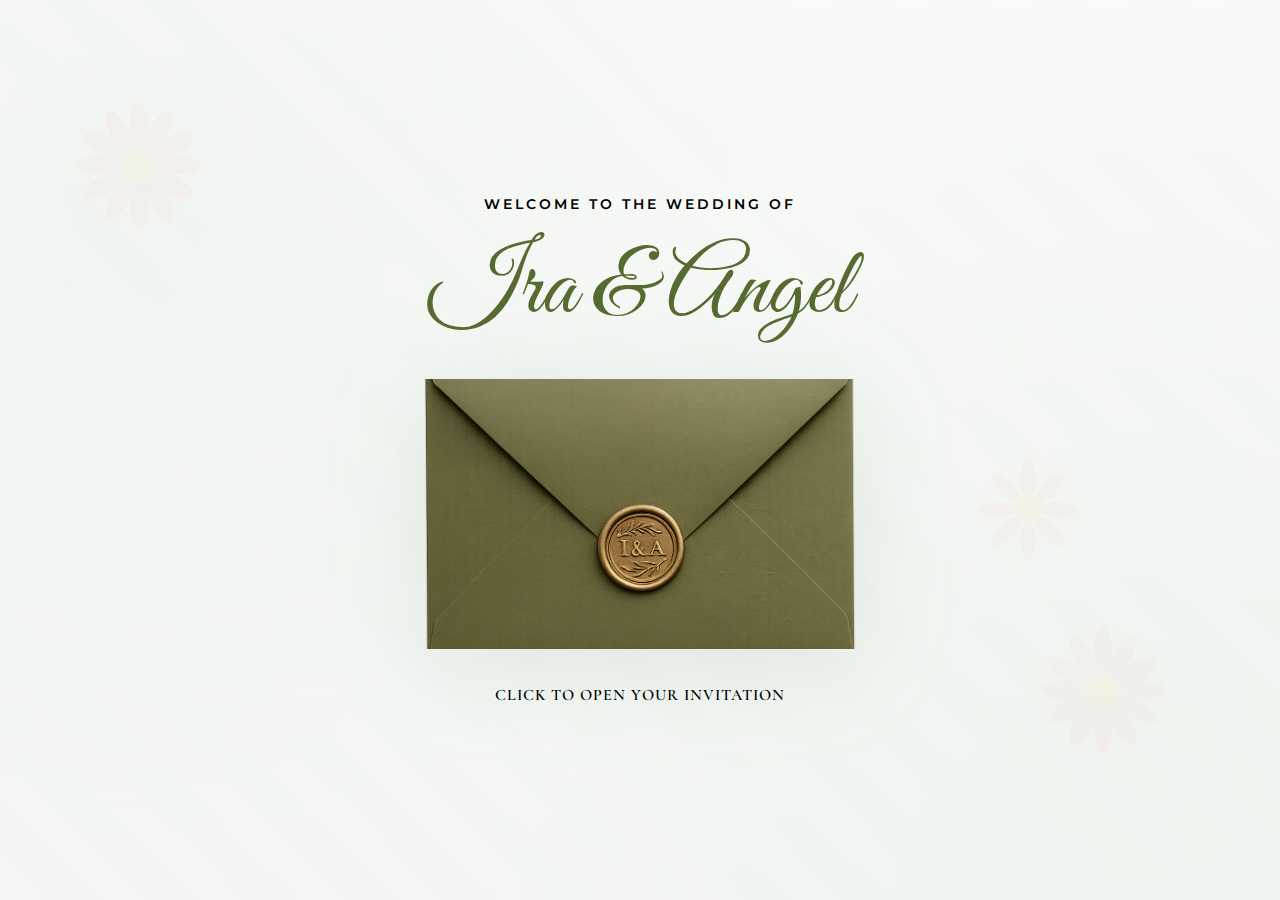
<file: index.html>
<!DOCTYPE html>
<html lang="en">
<head>
    <meta charset="UTF-8">
    <meta name="viewport" content="width=device-width, initial-scale=1.0">
    <title>You're Invited - Ira & Angel's Wedding</title>
    <link rel="preconnect" href="https://fonts.googleapis.com">
    <link rel="preconnect" href="https://fonts.gstatic.com" crossorigin>
    <link href="https://fonts.googleapis.com/css2?family=Cormorant+Garamond:ital,wght@0,300;0,400;0,500;0,600;0,700;1,300;1,400;1,500&family=Montserrat:wght@200;300;400;500;600&family=Great+Vibes&family=Crimson+Text:ital,wght@0,400;0,600;1,400&display=swap" rel="stylesheet">
    <style>
        :root {
            --sage-50: #f8faf8;
            --sage-100: #e8ede8;
            --sage-200: #d4ddd4;
            --sage-300: #a8bd9f;
            --sage-400: #395711;
            --sage-500: #395711;
            --sage-600: #2d4509;
            --sage-dark: #1f2f06;
            --sage-lively-400: #4a6e15;
            --sage-lively-500: #395711;
            --sage-lively-600: #2d4509;
            --rose-50: #fdf8f9;
            --rose-100: #fce7ec;
            --rose-200: #fad4dc;
            --rose-300: #f5b5c3;
        }

        * {
            margin: 0;
            padding: 0;
            box-sizing: border-box;
        }

        html, body {
            width: 100%;
            height: 100%;
        }

        body {
            font-family: 'Crimson Text', serif;
            background: 
                radial-gradient(circle at 10% 20%, rgba(134, 164, 137, 0.05) 0%, transparent 50%),
                radial-gradient(circle at 90% 80%, rgba(168, 189, 159, 0.05) 0%, transparent 50%),
                linear-gradient(to bottom, #f8faf8 0%, #f3f6f3 100%);
            background-attachment: fixed;
            display: flex;
            flex-direction: column;
            justify-content: center;
            align-items: center;
            overflow-x: hidden;
            position: relative;
            min-height: 100vh;
            padding: 20px;
        }

        /* Elegant background pattern */
        .background-pattern {
            position: absolute;
            width: 100%;
            height: 100%;
            opacity: 0.06;
            background-image: 
                repeating-linear-gradient(45deg, transparent, transparent 35px, rgba(107, 142, 111, 0.1) 35px, rgba(107, 142, 111, 0.1) 70px);
            pointer-events: none;
        }

        /* Floating floral elements */
        .floating-elements {
            position: absolute;
            width: 100%;
            height: 100%;
            overflow: hidden;
            pointer-events: none;
        }

        .floral-accent {
            position: absolute;
            opacity: 0.06;
            animation: float 20s ease-in-out infinite;
        }

        .floral-accent-1 {
            top: 10%;
            left: 5%;
            animation-delay: 0s;
        }

        .floral-accent-2 {
            bottom: 15%;
            right: 8%;
            animation-delay: 5s;
        }

        .floral-accent-3 {
            top: 50%;
            right: 15%;
            animation-delay: 10s;
        }

        @keyframes float {
            0%, 100% {
                transform: translateY(0px) rotate(0deg);
            }
            50% {
                transform: translateY(-20px) rotate(5deg);
            }
        }

        .envelope-container {
            position: relative;
            cursor: pointer;
            perspective: 1200px;
            z-index: 10;
        }

        .envelope-image {
            max-width: 700px;
            width: 90vw;
            height: auto;
            max-height: 270px;
            object-fit: cover;
            object-position: center;
            transition: all 0.5s cubic-bezier(0.34, 1.56, 0.64, 1);
            filter: drop-shadow(0 15px 50px rgba(107, 142, 111, 0.15));
            animation: sealPulse 3s ease-in-out infinite;
        }

        .envelope-container:hover .envelope-image {
            transform: translateY(-12px);
            filter: drop-shadow(0 30px 80px rgba(95, 166, 101, 0.25));
        }

        .envelope-container.opening {
            cursor: default;
            pointer-events: none;
        }

        .envelope-container.opening .envelope-image {
            opacity: 0;
            transform: scale(0.8);
            animation: none;
        }

        @keyframes sealPulse {
            0%, 100% {
                transform: scale(1);
            }
            50% {
                transform: scale(1.05);
            }
        }

        .welcome-text {
            position: relative;
            text-align: center;
            z-index: 5;
            margin-bottom: 30px;
        }

        .welcome-text .line1 {
            font-family: 'Montserrat', sans-serif;
            font-size: 14px;
            font-weight: 600;
            letter-spacing: 3px;
            color: #000000;
            margin-bottom: 20px;
            text-transform: uppercase;
        }

        .welcome-text .line2 {
            font-family: 'Great Vibes', cursive;
            font-size: 96px;
            color: #556B2F;
            line-height: 1.2;
        }

        .instruction {
            position: relative;
            margin-top: 30px;
            color: #000000;
            font-size: 16px;
            font-weight: 600;
            text-shadow: 0 1px 2px rgba(255, 255, 255, 0.8);
            animation: pulse 2.5s ease-in-out infinite;
            opacity: 1;
            transition: opacity 0.5s ease;
            letter-spacing: 1px;
            font-family: 'Cormorant Garamond', serif;
        }

        .envelope-container.opening ~ .instruction {
            opacity: 0;
            pointer-events: none;
        }

        @keyframes pulse {
            0%, 100% {
                opacity: 1;
                transform: translateY(0);
            }
            50% {
                opacity: 0.6;
                transform: translateY(-4px);
            }
        }

        /* Confetti animation */
        .confetti {
            position: fixed;
            pointer-events: none;
        }

        .confetti.burst-up {
            animation: confettiBurstUp 1.5s cubic-bezier(0.25, 0.46, 0.45, 0.94) forwards;
        }

        .confetti.burst-down {
            animation: confettiBurstDown 1.5s cubic-bezier(0.25, 0.46, 0.45, 0.94) forwards;
        }

        .confetti.burst-left {
            animation: confettiBurstLeft 1.5s cubic-bezier(0.25, 0.46, 0.45, 0.94) forwards;
        }

        .confetti.burst-right {
            animation: confettiBurstRight 1.5s cubic-bezier(0.25, 0.46, 0.45, 0.94) forwards;
        }

        .confetti.burst-diagonal-tl {
            animation: confettiBurstDiagonalTL 1.5s cubic-bezier(0.25, 0.46, 0.45, 0.94) forwards;
        }

        .confetti.burst-diagonal-tr {
            animation: confettiBurstDiagonalTR 1.5s cubic-bezier(0.25, 0.46, 0.45, 0.94) forwards;
        }

        .confetti.burst-diagonal-bl {
            animation: confettiBurstDiagonalBL 1.5s cubic-bezier(0.25, 0.46, 0.45, 0.94) forwards;
        }

        .confetti.burst-diagonal-br {
            animation: confettiBurstDiagonalBR 1.5s cubic-bezier(0.25, 0.46, 0.45, 0.94) forwards;
        }

        @keyframes confettiBurstUp {
            0% {
                opacity: 1;
                transform: translate(0, 0) rotate(0deg) scale(1);
            }
            100% {
                opacity: 0;
                transform: translate(var(--tx), -600px) rotate(var(--rotation)) scale(0.3);
            }
        }

        @keyframes confettiBurstDown {
            0% {
                opacity: 1;
                transform: translate(0, 0) rotate(0deg) scale(1);
            }
            100% {
                opacity: 0;
                transform: translate(var(--tx), 600px) rotate(var(--rotation)) scale(0.3);
            }
        }

        @keyframes confettiBurstLeft {
            0% {
                opacity: 1;
                transform: translate(0, 0) rotate(0deg) scale(1);
            }
            100% {
                opacity: 0;
                transform: translate(-600px, var(--ty)) rotate(var(--rotation)) scale(0.3);
            }
        }

        @keyframes confettiBurstRight {
            0% {
                opacity: 1;
                transform: translate(0, 0) rotate(0deg) scale(1);
            }
            100% {
                opacity: 0;
                transform: translate(600px, var(--ty)) rotate(var(--rotation)) scale(0.3);
            }
        }

        @keyframes confettiBurstDiagonalTL {
            0% {
                opacity: 1;
                transform: translate(0, 0) rotate(0deg) scale(1);
            }
            100% {
                opacity: 0;
                transform: translate(-500px, -500px) rotate(var(--rotation)) scale(0.3);
            }
        }

        @keyframes confettiBurstDiagonalTR {
            0% {
                opacity: 1;
                transform: translate(0, 0) rotate(0deg) scale(1);
            }
            100% {
                opacity: 0;
                transform: translate(500px, -500px) rotate(var(--rotation)) scale(0.3);
            }
        }

        @keyframes confettiBurstDiagonalBL {
            0% {
                opacity: 1;
                transform: translate(0, 0) rotate(0deg) scale(1);
            }
            100% {
                opacity: 0;
                transform: translate(-500px, 500px) rotate(var(--rotation)) scale(0.3);
            }
        }

        @keyframes confettiBurstDiagonalBR {
            0% {
                opacity: 1;
                transform: translate(0, 0) rotate(0deg) scale(1);
            }
            100% {
                opacity: 0;
                transform: translate(500px, 500px) rotate(var(--rotation)) scale(0.3);
            }
        }

        /* Transition overlay */
        .transition-overlay {
            position: fixed;
            top: 0;
            left: 0;
            width: 100%;
            height: 100%;
            background: 
                radial-gradient(circle at 10% 20%, rgba(134, 164, 137, 0.05) 0%, transparent 50%),
                radial-gradient(circle at 90% 80%, rgba(168, 189, 159, 0.05) 0%, transparent 50%),
                linear-gradient(to bottom, #f8faf8 0%, #f3f6f3 100%);
            z-index: 200;
            opacity: 0;
            pointer-events: none;
            transition: opacity 0.3s cubic-bezier(0.34, 1.56, 0.64, 1);
        }

        .transition-overlay.fade-in {
            opacity: 1;
        }

        @media (max-width: 768px) {
            body {
                padding: 0;
                overflow: hidden;
                justify-content: space-evenly;
                height: 100vh;
            }

            .envelope-image {
                max-width: 90vw;
                max-height: 35vh;
            }

            .welcome-text {
                margin-bottom: 0;
            }

            .welcome-text .line1 {
                font-size: 3vw;
                letter-spacing: 2px;
                margin-bottom: 2vh;
            }

            .welcome-text .line2 {
                font-size: 15vw;
            }

            .instruction {
                font-size: 3.5vw;
                margin-top: 0;
                letter-spacing: 1.5px;
            }
        }
    </style>
</head>
<body>
    <!-- Background pattern -->
    <div class="background-pattern"></div>

    <!-- Floating decorative elements -->
    <div class="floating-elements">
        <!-- Daisy flowers floating -->
        <svg class="floral-accent floral-accent-1" width="150" height="150" viewBox="0 0 24 24">
            <ellipse cx="12" cy="6" rx="1.5" ry="4" fill="#fda4af" transform="rotate(0 12 12)"/>
            <ellipse cx="12" cy="6" rx="1.5" ry="4" fill="#fda4af" transform="rotate(30 12 12)"/>
            <ellipse cx="12" cy="6" rx="1.5" ry="4" fill="#fda4af" transform="rotate(60 12 12)"/>
            <ellipse cx="12" cy="6" rx="1.5" ry="4" fill="#fda4af" transform="rotate(90 12 12)"/>
            <ellipse cx="12" cy="6" rx="1.5" ry="4" fill="#fda4af" transform="rotate(120 12 12)"/>
            <ellipse cx="12" cy="6" rx="1.5" ry="4" fill="#fda4af" transform="rotate(150 12 12)"/>
            <ellipse cx="12" cy="6" rx="1.5" ry="4" fill="#fda4af" transform="rotate(180 12 12)"/>
            <ellipse cx="12" cy="6" rx="1.5" ry="4" fill="#fda4af" transform="rotate(210 12 12)"/>
            <ellipse cx="12" cy="6" rx="1.5" ry="4" fill="#fda4af" transform="rotate(240 12 12)"/>
            <ellipse cx="12" cy="6" rx="1.5" ry="4" fill="#fda4af" transform="rotate(270 12 12)"/>
            <ellipse cx="12" cy="6" rx="1.5" ry="4" fill="#fda4af" transform="rotate(300 12 12)"/>
            <ellipse cx="12" cy="6" rx="1.5" ry="4" fill="#fda4af" transform="rotate(330 12 12)"/>
            <circle cx="12" cy="12" r="2.5" fill="#fbbf24"/>
        </svg>
        <svg class="floral-accent floral-accent-2" width="150" height="150" viewBox="0 0 24 24">
            <ellipse cx="12" cy="6" rx="1.5" ry="4" fill="#fda4af" transform="rotate(0 12 12)"/>
            <ellipse cx="12" cy="6" rx="1.5" ry="4" fill="#fda4af" transform="rotate(30 12 12)"/>
            <ellipse cx="12" cy="6" rx="1.5" ry="4" fill="#fda4af" transform="rotate(60 12 12)"/>
            <ellipse cx="12" cy="6" rx="1.5" ry="4" fill="#fda4af" transform="rotate(90 12 12)"/>
            <ellipse cx="12" cy="6" rx="1.5" ry="4" fill="#fda4af" transform="rotate(120 12 12)"/>
            <ellipse cx="12" cy="6" rx="1.5" ry="4" fill="#fda4af" transform="rotate(150 12 12)"/>
            <ellipse cx="12" cy="6" rx="1.5" ry="4" fill="#fda4af" transform="rotate(180 12 12)"/>
            <ellipse cx="12" cy="6" rx="1.5" ry="4" fill="#fda4af" transform="rotate(210 12 12)"/>
            <ellipse cx="12" cy="6" rx="1.5" ry="4" fill="#fda4af" transform="rotate(240 12 12)"/>
            <ellipse cx="12" cy="6" rx="1.5" ry="4" fill="#fda4af" transform="rotate(270 12 12)"/>
            <ellipse cx="12" cy="6" rx="1.5" ry="4" fill="#fda4af" transform="rotate(300 12 12)"/>
            <ellipse cx="12" cy="6" rx="1.5" ry="4" fill="#fda4af" transform="rotate(330 12 12)"/>
            <circle cx="12" cy="12" r="2.5" fill="#fbbf24"/>
        </svg>
        <svg class="floral-accent floral-accent-3" width="120" height="120" viewBox="0 0 24 24">
            <ellipse cx="12" cy="6" rx="1.5" ry="4" fill="#fda4af" transform="rotate(0 12 12)"/>
            <ellipse cx="12" cy="6" rx="1.5" ry="4" fill="#fda4af" transform="rotate(45 12 12)"/>
            <ellipse cx="12" cy="6" rx="1.5" ry="4" fill="#fda4af" transform="rotate(90 12 12)"/>
            <ellipse cx="12" cy="6" rx="1.5" ry="4" fill="#fda4af" transform="rotate(135 12 12)"/>
            <ellipse cx="12" cy="6" rx="1.5" ry="4" fill="#fda4af" transform="rotate(180 12 12)"/>
            <ellipse cx="12" cy="6" rx="1.5" ry="4" fill="#fda4af" transform="rotate(225 12 12)"/>
            <ellipse cx="12" cy="6" rx="1.5" ry="4" fill="#fda4af" transform="rotate(270 12 12)"/>
            <ellipse cx="12" cy="6" rx="1.5" ry="4" fill="#fda4af" transform="rotate(315 12 12)"/>
            <circle cx="12" cy="12" r="2.5" fill="#fbbf24"/>
        </svg>
    </div>

    <!-- Welcome Text -->
    <div class="welcome-text">
        <div class="line1">WELCOME TO THE WEDDING OF</div>
        <div class="line2">Ira & Angel</div>
    </div>

    <!-- Envelope -->
    <div class="envelope-container" id="envelopeContainer">
        <img src="image/Envelop.png" alt="Wedding Invitation Envelope" class="envelope-image">
    </div>

    <div class="instruction">CLICK TO OPEN YOUR INVITATION</div>

    <!-- Transition overlay -->
    <div id="transitionOverlay" class="transition-overlay"></div>

    <script>
        // Daisy SVG for confetti
        const daisySVG = `<svg width="24" height="24" viewBox="0 0 24 24" fill="none">
            <ellipse cx="12" cy="6" rx="1.5" ry="4" fill="currentColor" transform="rotate(0 12 12)"/>
            <ellipse cx="12" cy="6" rx="1.5" ry="4" fill="currentColor" transform="rotate(45 12 12)"/>
            <ellipse cx="12" cy="6" rx="1.5" ry="4" fill="currentColor" transform="rotate(90 12 12)"/>
            <ellipse cx="12" cy="6" rx="1.5" ry="4" fill="currentColor" transform="rotate(135 12 12)"/>
            <ellipse cx="12" cy="6" rx="1.5" ry="4" fill="currentColor" transform="rotate(180 12 12)"/>
            <ellipse cx="12" cy="6" rx="1.5" ry="4" fill="currentColor" transform="rotate(225 12 12)"/>
            <ellipse cx="12" cy="6" rx="1.5" ry="4" fill="currentColor" transform="rotate(270 12 12)"/>
            <ellipse cx="12" cy="6" rx="1.5" ry="4" fill="currentColor" transform="rotate(315 12 12)"/>
            <circle cx="12" cy="12" r="2.5" fill="#fbbf24"/>
        </svg>`;

        // Leaf SVG for confetti
        const leafSVG = `<svg width="20" height="20" viewBox="0 0 24 24" fill="none">
            <path d="M12 2C12 2 6 8 6 14C6 17.31 8.69 20 12 20C15.31 20 18 17.31 18 14C18 8 12 2 12 2Z" 
                  fill="currentColor" stroke="currentColor" stroke-width="1"/>
        </svg>`;

        // Create confetti
        function createConfetti() {
            const confettiTypes = [
                { svg: daisySVG, color: '#f5b5c3' },
                { svg: daisySVG, color: '#a8bd9f' },
                { svg: leafSVG, color: '#395711' },
                { svg: leafSVG, color: '#395711' },
                { svg: daisySVG, color: '#4a6e15' },
                { svg: leafSVG, color: '#395711' }
            ];

            const directions = [
                'burst-up', 
                'burst-down', 
                'burst-left', 
                'burst-right', 
                'burst-diagonal-tl', 
                'burst-diagonal-tr', 
                'burst-diagonal-bl', 
                'burst-diagonal-br'
            ];

            // Create 100 confetti pieces for explosive effect
            for (let i = 0; i < 100; i++) {
                const confetti = document.createElement('div');
                confetti.className = 'confetti';
                const type = confettiTypes[Math.floor(Math.random() * confettiTypes.length)];
                const direction = directions[Math.floor(Math.random() * directions.length)];
                
                confetti.innerHTML = type.svg;
                confetti.classList.add(direction);
                confetti.style.left = '50%';
                confetti.style.top = '50%';
                confetti.style.color = type.color;
                
                // Wider random variations for more explosive spread
                if (direction.includes('up') || direction.includes('down')) {
                    confetti.style.setProperty('--tx', (Math.random() - 0.5) * 400 + 'px');
                } else if (direction.includes('left') || direction.includes('right')) {
                    confetti.style.setProperty('--ty', (Math.random() - 0.5) * 400 + 'px');
                }
                
                // More rotation for dramatic effect
                confetti.style.setProperty('--rotation', (Math.random() * 1080 - 540) + 'deg');
                confetti.style.opacity = Math.random() * 0.9 + 0.1;
                confetti.style.animationDelay = Math.random() * 0.1 + 's';
                
                document.body.appendChild(confetti);

                setTimeout(() => confetti.remove(), 1700);
            }
        }

        // Envelope click handler
        const envelopeContainer = document.getElementById('envelopeContainer');
        envelopeContainer.addEventListener('click', function() {
            if (!this.classList.contains('opening')) {
                this.classList.add('opening');
                createConfetti();
                
                // Smooth transition to main page
                setTimeout(() => {
                    const overlay = document.getElementById('transitionOverlay');
                    overlay.classList.add('fade-in');
                    
                    setTimeout(() => {
                        window.location.href = 'main.html';
                    }, 300);
                }, 200);
            }
        });
    </script>
</body>
</html>
</file>
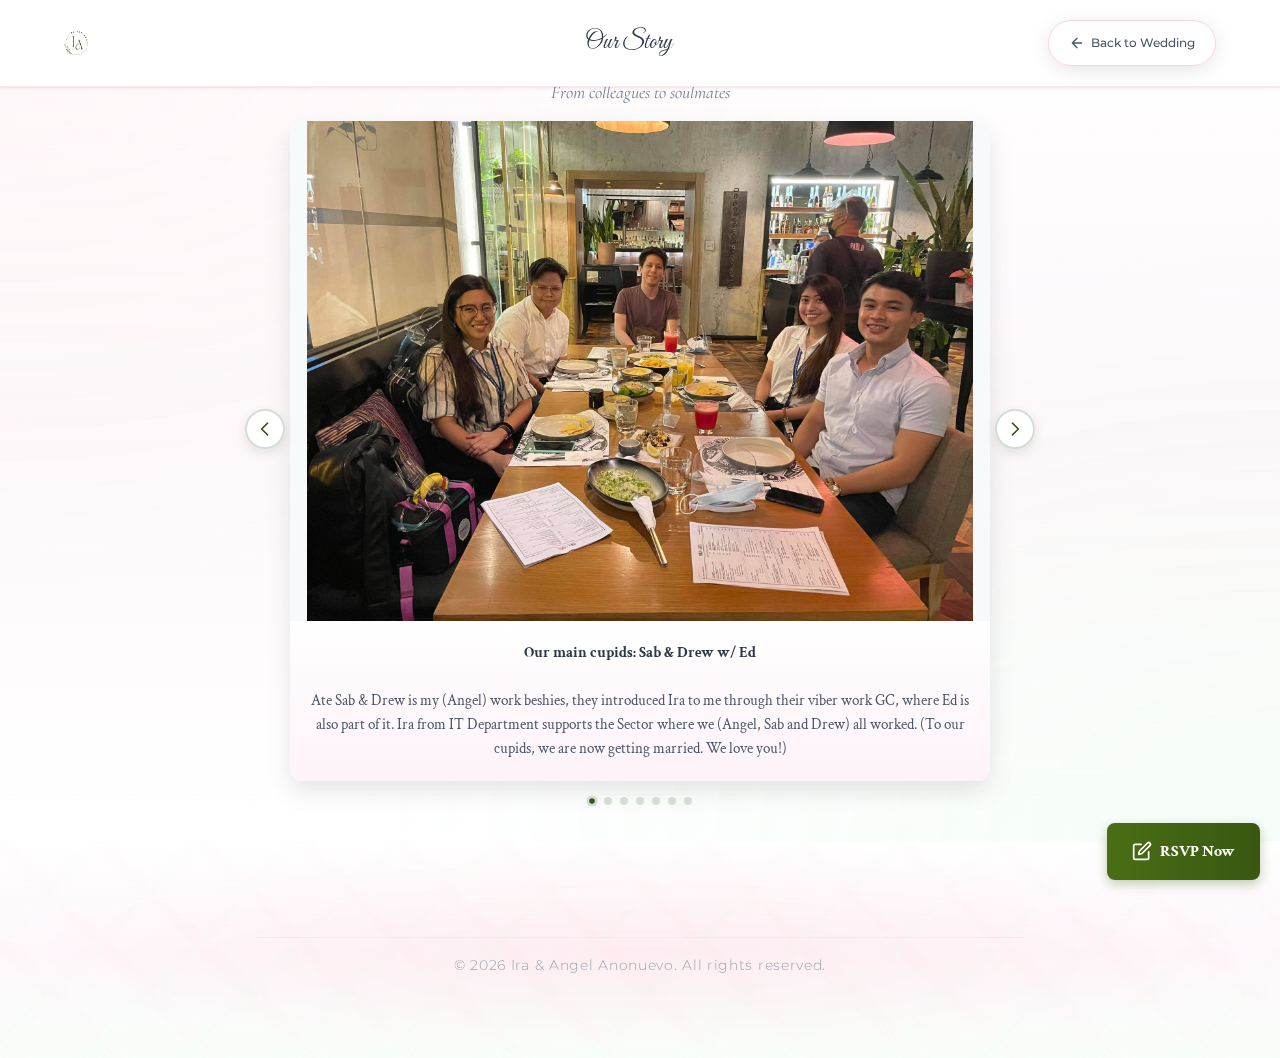
<file: our-story.html>
<!DOCTYPE html>
<html lang="en">
<head>
    <meta charset="UTF-8">
    <meta name="viewport" content="width=device-width, initial-scale=1.0">
    <title>Our Story - Ira & Angel Wedding</title>
    <link rel="preconnect" href="https://fonts.googleapis.com">
    <link rel="preconnect" href="https://fonts.gstatic.com" crossorigin>
    <link href="https://fonts.googleapis.com/css2?family=Cormorant+Garamond:ital,wght@0,300;0,400;0,500;0,600;0,700;1,300;1,400;1,500&family=Montserrat:wght@200;300;400;500;600&family=Great+Vibes&family=Crimson+Text:ital,wght@0,400;0,600;1,400&display=swap" rel="stylesheet">
    <link rel="stylesheet" href="style.css">
    <!-- Prefetch main page for RSVP navigation -->
    <link rel="prefetch" href="main.html">
    <style>
        /* Carousel Styles */
        .carousel-container {
            max-width: 100%;
            margin: 0 auto;
            position: relative;
            padding: 0 50px;
        }

        .carousel-wrapper {
            overflow: hidden;
            border-radius: 12px;
            box-shadow: 0 10px 25px rgba(0, 0, 0, 0.1);
            background: white;
        }

        .carousel-slide {
            display: none;
            animation: fadeIn 0.5s ease-in-out;
        }

        .carousel-slide.active {
            display: block;
        }

        @keyframes fadeIn {
            from {
                opacity: 0;
                transform: scale(0.98);
            }
            to {
                opacity: 1;
                transform: scale(1);
            }
        }

        .carousel-image {
            width: 100%;
            height: 500px;
            object-fit: contain;
            /* Performance optimization */
            will-change: transform;
            transform: translateZ(0);
        }

        .carousel-slide.active .carousel-image {
            display: block;
            background: #f8f9fa;
        }

        .carousel-image.portrait {
            object-fit: contain;
        }

        .carousel-image.landscape {
            object-fit: cover;
        }

        .carousel-caption {
            padding: 20px;
            background: linear-gradient(to bottom, rgba(255, 255, 255, 0.98), rgba(253, 242, 248, 0.95));
            text-align: center;
        }

        .carousel-caption p {
            font-family: 'Crimson Text', serif;
            font-size: 15px;
            line-height: 1.6;
            color: #4a5568;
            margin: 0;
        }

        .carousel-caption p strong {
            font-weight: 700;
            color: #2d3748;
        }

        /* Navigation Buttons */
        .carousel-btn {
            position: absolute;
            top: 45%;
            transform: translateY(-50%);
            background: rgba(255, 255, 255, 0.95);
            border: 2px solid var(--sage-200);
            width: 40px;
            height: 40px;
            border-radius: 50%;
            display: flex;
            align-items: center;
            justify-content: center;
            cursor: pointer;
            transition: all 0.3s ease;
            z-index: 10;
            box-shadow: 0 4px 12px rgba(0, 0, 0, 0.1);
            /* Performance optimization */
            will-change: transform;
        }

        .carousel-btn:hover {
            background: var(--sage-400);
            border-color: var(--sage-400);
            transform: translateY(-50%) scale(1.1);
        }

        .carousel-btn:hover svg {
            color: white;
        }

        .carousel-btn svg {
            width: 20px;
            height: 20px;
            color: var(--sage-400);
            transition: color 0.3s ease;
        }

        .carousel-btn-prev {
            left: 5px;
        }

        .carousel-btn-next {
            right: 5px;
        }

        /* Dots Indicator */
        .carousel-dots {
            display: flex;
            justify-content: center;
            gap: 8px;
            margin-top: 16px;
            margin-bottom: 16px;
        }

        .carousel-dot {
            width: 8px;
            height: 8px;
            border-radius: 50%;
            background: var(--sage-200);
            cursor: pointer;
            transition: all 0.3s ease;
            border: 2px solid transparent;
        }

        .carousel-dot.active {
            background: var(--sage-400);
            transform: scale(1.4);
            border-color: var(--sage-200);
        }

        .carousel-dot:hover {
            background: var(--sage-300);
            transform: scale(1.2);
        }

        /* Mobile First - Optimize for mobile */
        @media (max-width: 768px) {
            .carousel-container {
                padding: 0 35px;
                max-width: 100%;
            }

            .carousel-image {
                height: 450px;
            }

            .carousel-caption {
                padding: 16px;
            }

            .carousel-caption p {
                font-size: 14px;
                line-height: 1.5;
            }

            .carousel-btn {
                width: 36px;
                height: 36px;
            }

            .carousel-btn svg {
                width: 18px;
                height: 18px;
            }

            .carousel-btn-prev {
                left: 2px;
            }

            .carousel-btn-next {
                right: 2px;
            }
        }

        /* Desktop - constrain width */
        @media (min-width: 769px) {
            .carousel-container {
                max-width: 800px;
            }
        }

        /* Mobile navbar adjustments */
        @media (max-width: 768px) {
            .nav-center {
                margin-left: 0 !important;
                flex: 1;
                text-align: center;
            }

            .story-page-title {
                font-size: 20px !important;
            }

            .back-button {
                font-size: 11px !important;
            }

            .back-arrow {
                width: 14px !important;
                height: 14px !important;
            }

            .nav-heart {
                width: 18px !important;
                height: 18px !important;
            }
        }
    </style>
</head>
<body>
    <div class="wedding-container">
        <!-- Floating Hearts Animation -->
        <div class="floating-hearts-container">
            <div class="floating-heart" style="left: 15%; animation-delay: 0s; animation-duration: 15s;">
                <svg class="heart-icon-float" fill="none" stroke="currentColor" viewBox="0 0 24 24">
                    <path stroke-linecap="round" stroke-linejoin="round" stroke-width="2" d="M4.318 6.318a4.5 4.5 0 000 6.364L12 20.364l7.682-7.682a4.5 4.5 0 00-6.364-6.364L12 7.682l-1.318-1.364a4.5 4.5 0 00-6.364 0z" />
                </svg>
            </div>
            <div class="floating-heart" style="left: 30%; animation-delay: 2s; animation-duration: 17s;">
                <svg class="heart-icon-float" fill="none" stroke="currentColor" viewBox="0 0 24 24">
                    <path stroke-linecap="round" stroke-linejoin="round" stroke-width="2" d="M4.318 6.318a4.5 4.5 0 000 6.364L12 20.364l7.682-7.682a4.5 4.5 0 00-6.364-6.364L12 7.682l-1.318-1.364a4.5 4.5 0 00-6.364 0z" />
                </svg>
            </div>
            <div class="floating-heart" style="left: 45%; animation-delay: 4s; animation-duration: 19s;">
                <svg class="heart-icon-float" fill="none" stroke="currentColor" viewBox="0 0 24 24">
                    <path stroke-linecap="round" stroke-linejoin="round" stroke-width="2" d="M4.318 6.318a4.5 4.5 0 000 6.364L12 20.364l7.682-7.682a4.5 4.5 0 00-6.364-6.364L12 7.682l-1.318-1.364a4.5 4.5 0 00-6.364 0z" />
                </svg>
            </div>
            <div class="floating-heart" style="left: 60%; animation-delay: 6s; animation-duration: 21s;">
                <svg class="heart-icon-float" fill="none" stroke="currentColor" viewBox="0 0 24 24">
                    <path stroke-linecap="round" stroke-linejoin="round" stroke-width="2" d="M4.318 6.318a4.5 4.5 0 000 6.364L12 20.364l7.682-7.682a4.5 4.5 0 00-6.364-6.364L12 7.682l-1.318-1.364a4.5 4.5 0 00-6.364 0z" />
                </svg>
            </div>
            <div class="floating-heart" style="left: 75%; animation-delay: 8s; animation-duration: 23s;">
                <svg class="heart-icon-float" fill="none" stroke="currentColor" viewBox="0 0 24 24">
                    <path stroke-linecap="round" stroke-linejoin="round" stroke-width="2" d="M4.318 6.318a4.5 4.5 0 000 6.364L12 20.364l7.682-7.682a4.5 4.5 0 00-6.364-6.364L12 7.682l-1.318-1.364a4.5 4.5 0 00-6.364 0z" />
                </svg>
            </div>
            <div class="floating-heart" style="left: 90%; animation-delay: 10s; animation-duration: 25s;">
                <svg class="heart-icon-float" fill="none" stroke="currentColor" viewBox="0 0 24 24">
                    <path stroke-linecap="round" stroke-linejoin="round" stroke-width="2" d="M4.318 6.318a4.5 4.5 0 000 6.364L12 20.364l7.682-7.682a4.5 4.5 0 00-6.364-6.364L12 7.682l-1.318-1.364a4.5 4.5 0 00-6.364 0z" />
                </svg>
            </div>
        </div>

        <!-- Navigation -->
        <nav class="navigation">
            <div class="nav-container">
                <div class="nav-content">
                    <a href="index.html" class="nav-logo">
                        <img src="image/logo.png" alt="Ira & Angel" class="nav-heart">
                    </a>
                    <div class="nav-center" style="margin-left: 120px;">
                        <h1 class="story-page-title" style="font-family: 'Great Vibes', cursive; font-size: 24px; color: #2d3748; font-weight: 400;">Our Story</h1>
                    </div>
                    <a href="main.html" class="back-button" style="display: flex; align-items: center; gap: 6px; color: #4a5568; text-decoration: none; font-family: 'Montserrat', sans-serif; font-size: 12px; font-weight: 500; transition: color 0.3s ease;">
                        <svg class="back-arrow" style="width: 16px; height: 16px;" fill="none" stroke="currentColor" viewBox="0 0 24 24">
                            <path stroke-linecap="round" stroke-linejoin="round" stroke-width="2" d="M19 12H5m7-7l-7 7 7 7" />
                        </svg>
                        Back to Wedding
                    </a>
                </div>
            </div>
        </nav>

        <!-- Story Hero Section -->
        <section class="story-section" style="padding-top: 80px; padding-bottom: 20px;">
            <div class="story-container" style="max-width: 100%;">
                <div class="section-header" style="margin-bottom: 16px; text-align: center;">
                    <p class="section-subtitle" style="font-size: 18px; line-height: 1.4; color: #718096; font-style: italic; font-family: 'Cormorant Garamond', serif;">From colleagues to soulmates</p>
                </div>

                <!-- Carousel -->
                <div class="carousel-container">
                    <div class="carousel-wrapper">
                        <!-- Slide 1 - Portrait -->
                        <div class="carousel-slide active">
                            <img src="image/our-strory-slide1.jpeg" alt="Our cupids: Ate Sab & Drew with Ed" class="carousel-image portrait">
                            <div class="carousel-caption">
                                <p><strong>Our main cupids: Sab & Drew w/ Ed</strong><br><br>Ate Sab & Drew is my (Angel) work beshies, they introduced Ira to me through their viber work GC, where Ed is also part of it. Ira from IT Department supports the Sector where we (Angel, Sab and Drew) all worked. (To our cupids, we are now getting married. We love you!)</p>
                            </div>
                        </div>

                        <!-- Slide 2 - Portrait -->
                        <div class="carousel-slide">
                            <img src="image/our-strory-slide2.png" alt="First dinner invitation" class="carousel-image portrait">
                            <div class="carousel-caption">
                                <p><strong>From: "you want to eat dinner?"</strong><br><br>My (Ira) first move: waiting through her overtime shift just to catch that perfect moment when she clocked out and finally ask her to dinner.</p>
                            </div>
                        </div>

                        <!-- Slide 3 - Portrait -->
                        <div class="carousel-slide">
                            <img src="image/our-strory-slide3.png" alt="Work modeling together" class="carousel-image portrait">
                            <div class="carousel-caption">
                                <p><strong>Work modeling together</strong><br><br>Grateful for this kind of opportunities apart from making possibilities with DBP.</p>
                            </div>
                        </div>

                        <!-- Slide 4 - Portrait -->
                        <div class="carousel-slide">
                            <img src="image/our-strory-slide4.jpeg" alt="Our little coffee biz" class="carousel-image portrait">
                            <div class="carousel-caption">
                                <p><strong>Our little coffee biz</strong><br><br>We both love coffee and we decided to make a hobby out of it while earning extra. Shoutout to our customers out there especially in DBP, who trusted and supported our lil' biz!</p>
                            </div>
                        </div>

                        <!-- Slide 5 - Portrait -->
                        <div class="carousel-slide">
                            <img src="image/our-strory-slide5.jpeg" alt="Spontaneous adventures" class="carousel-image portrait">
                            <div class="carousel-caption">
                                <p><strong>Some snaps of our sponty adventures</strong><br><br>gym - beach - funrun - photography</p>
                            </div>
                        </div>

                        <!-- Slide 6 - Portrait -->
                        <div class="carousel-slide">
                            <img src="image/our-strory-slide6.jpeg" alt="4th of July 2025" class="carousel-image portrait">
                            <div class="carousel-caption">
                                <p><strong>4th on July 2025</strong><br><br>4 years of creating memories & solving problems together! 😄</p>
                            </div>
                        </div>

                        <!-- Slide 7 - Portrait -->
                        <div class="carousel-slide">
                            <img src="image/our-strory-slide7.png" alt="The Proposal" class="carousel-image portrait">
                            <div class="carousel-caption">
                                <p><strong>The Proposal</strong><br><br>From: "You want to eat dinner before going home?"<br>To: "Will you marry me?"</p>
                            </div>
                        </div>
                    </div>

                    <!-- Navigation Buttons -->
                    <button class="carousel-btn carousel-btn-prev" onclick="changeSlide(-1)">
                        <svg fill="none" stroke="currentColor" viewBox="0 0 24 24">
                            <path stroke-linecap="round" stroke-linejoin="round" stroke-width="2" d="M15 19l-7-7 7-7" />
                        </svg>
                    </button>
                    <button class="carousel-btn carousel-btn-next" onclick="changeSlide(1)">
                        <svg fill="none" stroke="currentColor" viewBox="0 0 24 24">
                            <path stroke-linecap="round" stroke-linejoin="round" stroke-width="2" d="M9 5l7 7-7 7" />
                        </svg>
                    </button>

                    <!-- Dots Indicator -->
                    <div class="carousel-dots">
                        <span class="carousel-dot active" onclick="goToSlide(0)"></span>
                        <span class="carousel-dot" onclick="goToSlide(1)"></span>
                        <span class="carousel-dot" onclick="goToSlide(2)"></span>
                        <span class="carousel-dot" onclick="goToSlide(3)"></span>
                        <span class="carousel-dot" onclick="goToSlide(4)"></span>
                        <span class="carousel-dot" onclick="goToSlide(5)"></span>
                        <span class="carousel-dot" onclick="goToSlide(6)"></span>
                    </div>
                </div>
            </div>
        </section>

        <!-- Footer -->
        <footer class="footer">
            <div class="footer-container">
                <p class="footer-copyright">© 2026 Ira & Angel Anonuevo. All rights reserved.</p>
            </div>
        </footer>
    </div>

    <!-- Bottom-right RSVP link -->
    <div style="position: fixed; bottom: 20px; right: 20px; background: linear-gradient(to right, #4a6e15, #395711); color: white; padding: 15px 25px; border-radius: 8px; box-shadow: 0 4px 12px rgba(57, 87, 17, 0.3); z-index: 1000;">
        <a href="main.html#rsvp" style="color: white; text-decoration: none; font-weight: bold; display: flex; align-items: center; gap: 8px;">
            <svg width="20" height="20" viewBox="0 0 24 24" fill="none" stroke="currentColor" stroke-width="2" stroke-linecap="round" stroke-linejoin="round">
                <path d="M11 4H4a2 2 0 0 0-2 2v14a2 2 0 0 0 2 2h14a2 2 0 0 0 2-2v-7"></path>
                <path d="M18.5 2.5a2.121 2.121 0 0 1 3 3L12 15l-4 1 1-4 9.5-9.5z"></path>
            </svg>
            RSVP Now
        </a>
    </div>

    <script>
        let currentSlide = 0;
        const slides = document.querySelectorAll('.carousel-slide');
        const dots = document.querySelectorAll('.carousel-dot');

        function showSlide(index) {
            // Wrap around
            if (index >= slides.length) {
                currentSlide = 0;
            } else if (index < 0) {
                currentSlide = slides.length - 1;
            } else {
                currentSlide = index;
            }

            // Hide all slides
            slides.forEach(slide => slide.classList.remove('active'));
            dots.forEach(dot => dot.classList.remove('active'));

            // Show current slide
            slides[currentSlide].classList.add('active');
            dots[currentSlide].classList.add('active');
        }

        function changeSlide(direction) {
            showSlide(currentSlide + direction);
        }

        function goToSlide(index) {
            showSlide(index);
        }

        // Auto-advance carousel disabled
        // setInterval(() => {
        //     changeSlide(1);
        // }, 8000);

        // Keyboard navigation
        document.addEventListener('keydown', (e) => {
            if (e.key === 'ArrowLeft') {
                changeSlide(-1);
            } else if (e.key === 'ArrowRight') {
                changeSlide(1);
            }
        });
    </script>
</body>
</html>
</file>
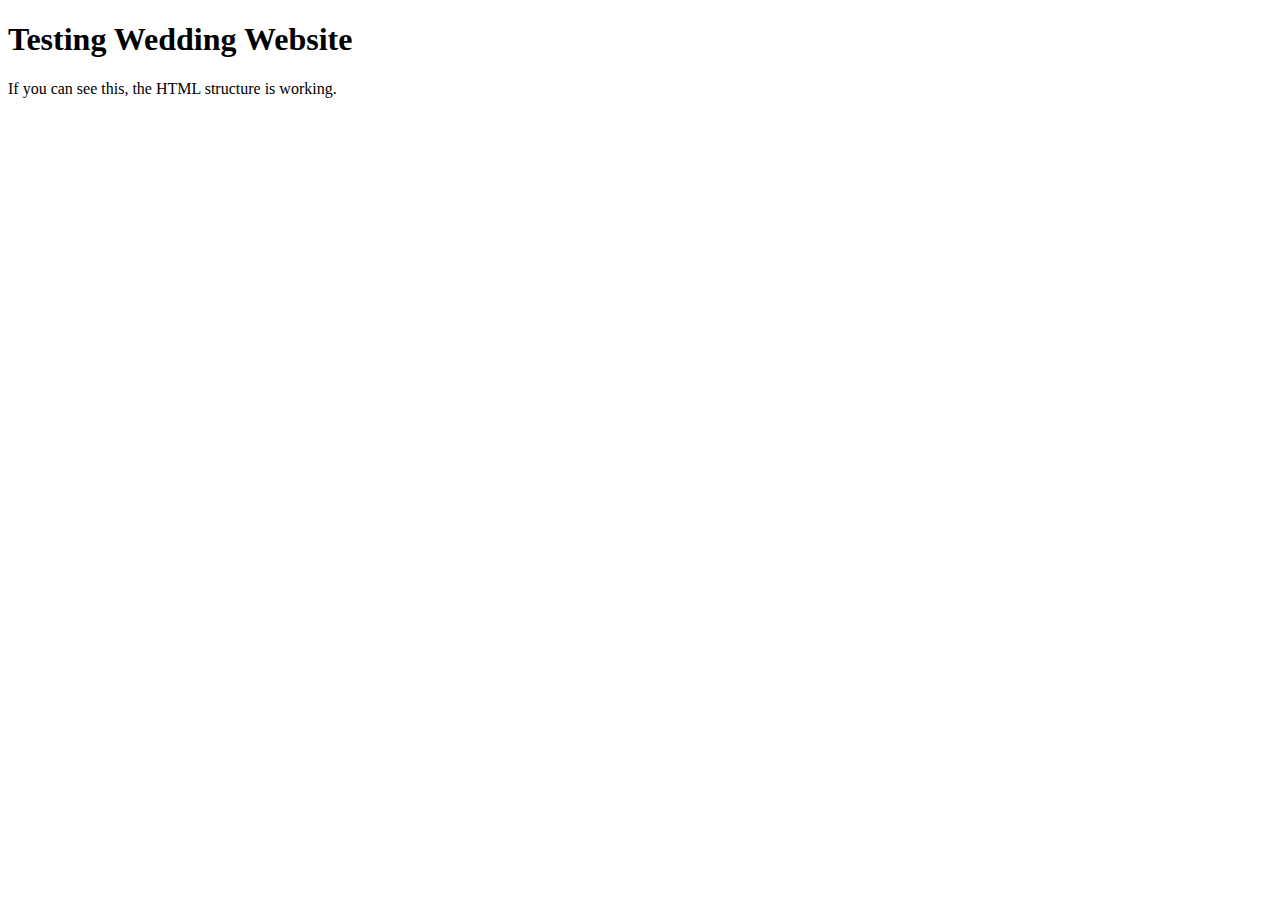
<file: test.html>
<!DOCTYPE html>
<html>
<head>
    <title>Test Wedding Site</title>
</head>
<body>
    <h1>Testing Wedding Website</h1>
    <p>If you can see this, the HTML structure is working.</p>
    <script>
        console.log('HTML file loaded successfully');
    </script>
</body>
</html>
</file>
<file: style.css>
/* Beautiful Wedding Fonts */
@import url('https://fonts.googleapis.com/css2?family=Cormorant+Garamond:ital,wght@0,300;0,400;0,500;0,600;0,700;1,300;1,400;1,500&family=Montserrat:wght@200;300;400;500;600&family=Great+Vibes&family=Crimson+Text:ital,wght@0,400;0,600;1,400&display=swap');

/* Reset and Base Styles */
* {
    margin: 0;
    padding: 0;
    box-sizing: border-box;
}

body {
    font-family: 'Crimson Text', serif;
    line-height: 1.7;
    color: #2d3748;
    overflow-x: hidden;
    font-weight: 400;
    background: 
        radial-gradient(circle at 10% 20%, rgba(134, 239, 172, 0.04) 0%, transparent 50%),
        radial-gradient(circle at 90% 80%, rgba(253, 164, 175, 0.04) 0%, transparent 50%),
        #ffffff;
    background-attachment: fixed;
}

/* Color Variables */
:root {
    /* Matte Sage - Primary (sophisticated base) */
    --sage-50: #f8faf8;
    --sage-100: #e8ede8;
    --sage-200: #d4ddd4;
    --sage-300: #a8bd9f;
    --sage-400: #395711;
    --sage-500: #395711;
    --sage-600: #2d4509;
    --sage-dark: #1f2f06;
    
    /* Lively Sage - Accents (vibrant highlights) */
    --sage-lively-100: #e1f0e3;
    --sage-lively-200: #c3e1c7;
    --sage-lively-300: #9ac99f;
    --sage-lively-400: #4a6e15;
    --sage-lively-500: #395711;
    --sage-lively-600: #2d4509;
    
    /* Soft Rose/Blush */
    --rose-50: #fdf8f9;
    --rose-100: #fce7ec;
    --rose-200: #fad4dc;
    --rose-300: #f5b5c3;
    --rose-400: #f09aab;
    --rose-500: #e87a8f;
    
    /* Neutrals */
    --accent-cream: #faf8f5;
    --accent-warm: #f5f1ed;
}

/* Wedding Container */
.wedding-container {
    position: relative;
    overflow-x: hidden;
}

/* Floating Hearts Animation */
.floating-hearts-container {
    position: fixed;
    top: 0;
    left: 0;
    width: 100%;
    height: 100%;
    pointer-events: none;
    z-index: 0;
    overflow: hidden;
}

.floating-heart {
    position: absolute;
    animation: float-up linear infinite;
}

.heart-icon-float {
    width: 16px;
    height: 16px;
    color: var(--rose-200);
    opacity: 0.2;
    fill: currentColor;
    filter: drop-shadow(0 0 8px rgba(251, 113, 133, 0.3));
}

@keyframes float-up {
    0% {
        transform: translateY(100vh) rotate(0deg) scale(0.8);
        opacity: 0;
    }
    10% {
        opacity: 0.2;
    }
    50% {
        opacity: 0.3;
        transform: translateY(50vh) rotate(180deg) scale(1.1);
    }
    90% {
        opacity: 0.2;
    }
    100% {
        transform: translateY(-100px) rotate(360deg) scale(0.9);
        opacity: 0;
    }
}

/* Cursor Trail */
.cursor-trail {
    position: fixed;
    width: 32px;
    height: 32px;
    pointer-events: none;
    z-index: 50;
    transition: transform 0.3s ease-out;
    opacity: 0.4;
}

.cursor-trail-inner {
    width: 100%;
    height: 100%;
    border-radius: 50%;
    background: radial-gradient(circle, var(--sage-300) 0%, var(--sage-200) 50%, transparent 70%);
    filter: blur(8px);
    animation: cursorPulse 3s ease-in-out infinite;
}

@keyframes cursorPulse {
    0%, 100% {
        transform: scale(1);
        opacity: 0.4;
    }
    50% {
        transform: scale(1.2);
        opacity: 0.6;
    }
}

/* Navigation */
.navigation {
    position: fixed;
    top: 0;
    width: 100%;
    background: rgba(255, 255, 255, 0.95);
    backdrop-filter: blur(12px);
    box-shadow: 0 1px 3px rgba(0, 0, 0, 0.1);
    z-index: 100;
    transition: all 0.5s ease;
    border-bottom: 1px solid var(--rose-100);
}

.nav-container {
    max-width: 1200px;
    margin: 0 auto;
    padding: 20px 24px;
}

.nav-content {
    display: flex;
    justify-content: space-between;
    align-items: center;
}

.nav-logo {
    display: flex;
    align-items: center;
    gap: 8px;
    background: none;
    border: none;
    cursor: pointer;
    transition: transform 0.3s ease;
}

.nav-logo:hover {
    transform: scale(1.1);
}

.nav-heart {
    width: 24px;
    height: 24px;
    animation: gentle-sway 3s ease-in-out infinite;
}

.nav-text {
    font-family: 'Great Vibes', cursive;
    font-size: 28px;
    color: #1f2937;
    font-weight: 400;
}

.nav-links {
    display: flex;
    justify-content: center;
    align-items: center;
    gap: 32px;
    font-size: 13px;
    letter-spacing: 0.15em;
    font-family: 'Montserrat', sans-serif;
    font-weight: 400;
}

.nav-link {
    position: relative;
    background: none;
    border: none;
    color: #4a5568;
    cursor: pointer;
    transition: all 0.3s ease;
    text-transform: uppercase;
    font-weight: 500;
    font-family: 'Montserrat', sans-serif;
}

.nav-link:hover {
    color: var(--sage-lively-500);
}

.nav-underline {
    position: absolute;
    bottom: -4px;
    left: 0;
    width: 0;
    height: 2px;
    background: var(--sage-lively-500);
    transition: all 0.3s ease;
}

.nav-link:hover .nav-underline {
    width: 100%;
}

.nav-cta {
    background: linear-gradient(to right, var(--sage-lively-400), var(--sage-lively-500));
    color: white;
    padding: 10px 28px;
    border-radius: 9999px;
    font-size: 13px;
    border: none;
    cursor: pointer;
    transition: all 0.3s ease;
    box-shadow: 0 4px 6px rgba(95, 166, 101, 0.2);
    font-family: 'Montserrat', sans-serif;
    font-weight: 500;
    letter-spacing: 0.05em;
}

.nav-cta:hover {
    background: linear-gradient(to right, var(--sage-lively-500), var(--sage-lively-600));
    box-shadow: 0 10px 25px rgba(95, 166, 101, 0.3);
    transform: scale(1.05);
}

/* Hero Section */
.hero-section {
    min-height: 100vh;
    display: flex;
    align-items: center;
    justify-content: center;
    position: relative;
    overflow: hidden;
}

.hero-background {
    position: absolute;
    inset: 0;
    background: 
        radial-gradient(circle at 25% 25%, rgba(253, 164, 175, 0.08) 0%, transparent 60%),
        radial-gradient(circle at 75% 75%, rgba(134, 239, 172, 0.08) 0%, transparent 60%),
        linear-gradient(135deg, 
            rgba(253, 242, 248, 0.4) 0%, 
            rgba(255, 255, 255, 0.98) 40%, 
            rgba(255, 255, 255, 0.98) 60%, 
            rgba(240, 253, 244, 0.4) 100%
        );
    animation: elegantShift 25s ease-in-out infinite;
}

.hero-background::before {
    content: '';
    position: absolute;
    inset: 0;
    background: 
        radial-gradient(circle at 2px 2px, rgba(251, 113, 133, 0.1) 1px, transparent 0),
        radial-gradient(circle at 1px 1px, rgba(134, 239, 172, 0.1) 1px, transparent 0);
    background-size: 100px 100px, 150px 150px;
    background-position: 0 0, 50px 50px;
    opacity: 0.3;
    animation: gentleDrift 40s linear infinite;
}

@keyframes elegantShift {
    0%, 100% {
        opacity: 1;
        filter: hue-rotate(0deg);
    }
    50% {
        opacity: 0.9;
        filter: hue-rotate(5deg);
    }
}

@keyframes gentleDrift {
    0% {
        transform: translate(0, 0);
    }
    100% {
        transform: translate(50px, 50px);
    }
}

.hero-elements {
    position: absolute;
    inset: 0;
    overflow: hidden;
}

.flower-bloom {
    position: absolute;
    border-radius: 50%;
    opacity: 0.15;
    filter: blur(40px);
    animation: refinedBloom 15s ease-in-out infinite;
}

.bloom-1 {
    top: 15%;
    left: 8%;
    width: 180px;
    height: 180px;
    background: radial-gradient(circle, var(--rose-200) 0%, var(--rose-100) 70%, transparent 100%);
}

.bloom-2 {
    bottom: 15%;
    right: 8%;
    width: 220px;
    height: 220px;
    background: radial-gradient(circle, var(--sage-200) 0%, var(--sage-100) 70%, transparent 100%);
    animation-delay: 5s;
}

.bloom-3 {
    top: 55%;
    left: 65%;
    width: 120px;
    height: 120px;
    background: radial-gradient(circle, var(--sage-200) 0%, var(--sage-100) 70%, transparent 100%);
    filter: blur(30px);
    animation-delay: 10s;
}

@keyframes refinedBloom {
    0%, 100% {
        transform: scale(1) rotate(0deg);
        opacity: 0.12;
    }
    33% {
        transform: scale(1.15) rotate(120deg);
        opacity: 0.18;
    }
    66% {
        transform: scale(0.9) rotate(240deg);
        opacity: 0.15;
    }
}

.hero-content {
    text-align: center;
    z-index: 10;
    padding: 0 24px;
    animation: slideUp 1s ease-out;
}

.hero-heart {
    margin-bottom: 32px;
    animation: heartbeat 2s infinite;
}

.hero-heart-icon {
    width: 64px;
    height: 64px;
    margin: 0 auto;
    color: var(--sage-400);
    fill: currentColor;
}

.hero-title {
    letter-spacing: -0.025em;
}

.hero-heading {
    font-family: 'Great Vibes', cursive;
    font-size: clamp(4rem, 10vw, 8rem);
    margin-bottom: 32px;
    color: #2d3748;
    letter-spacing: 0.02em;
    animation: fadeInScale 1s ease-out;
    font-weight: 400;
    line-height: 1.1;
}

.hero-divider {
    width: 96px;
    height: 2px;
    background: linear-gradient(to right, transparent, var(--sage-400), transparent);
    margin: 0 auto 24px;
}

.hero-subtitle {
    font-size: clamp(1.125rem, 3vw, 1.375rem);
    color: #718096;
    margin-bottom: 40px;
    font-style: italic;
    font-weight: 400;
    line-height: 1.7;
    animation: fadeInUp 1s ease-out 0.3s both;
    font-family: 'Cormorant Garamond', serif;
}

.hero-comment {
    font-size: 14px;
    color: #a0aec0;
    font-style: normal;
    font-family: 'Montserrat', sans-serif;
    font-weight: 300;
}

.hero-date {
    font-size: clamp(1.125rem, 2.5vw, 1.25rem);
    color: #4b5563;
    margin-bottom: 64px;
    animation: fadeInUp 1s ease-out 0.5s both;
}

.hero-date-text {
    font-weight: 400;
    letter-spacing: 0.25em;
    display: flex;
    align-items: center;
    justify-content: center;
    gap: 12px;
    margin-bottom: 8px;
    font-family: 'Montserrat', sans-serif;
    font-size: clamp(1rem, 2.5vw, 1.125rem);
}

.hero-date-small {
    font-size: clamp(0.875rem, 2vw, 1rem);
}

.sparkle-icon {
    width: 16px;
    height: 16px;
    color: var(--sage-500);
}

.hero-venue-container {
    text-align: center;
}

.hero-venue {
    font-size: 16px;
    color: #a0aec0;
    font-family: 'Cormorant Garamond', serif;
    font-style: italic;
}

.hero-venue-large {
    font-size: clamp(1.25rem, 3vw, 1.5rem);
    font-weight: 500;
    margin-bottom: 4px;
}

.hero-venue-subtitle {
    font-size: clamp(0.875rem, 2vw, 1rem);
    color: #9ca3af;
    font-family: 'Montserrat', sans-serif;
    font-style: normal;
    font-weight: 300;
    letter-spacing: 0.05em;
}

/* Countdown */
.countdown-container {
    margin-bottom: 48px;
    animation: fadeInScale 1s ease-out 0.7s both;
}

.countdown-label {
    font-size: 13px;
    color: var(--sage-500);
    margin-bottom: 20px;
    letter-spacing: 0.25em;
    text-transform: uppercase;
    font-family: 'Montserrat', sans-serif;
    font-weight: 400;
}

.countdown-grid {
    display: grid;
    grid-template-columns: repeat(4, 1fr);
    gap: 12px;
    max-width: 512px;
    margin: 0 auto;
}

@media (min-width: 768px) {
    .countdown-grid {
        gap: 24px;
    }
}

.countdown-box {
    background: rgba(255, 255, 255, 0.9);
    backdrop-filter: blur(4px);
    border-radius: 24px;
    padding: 16px;
    box-shadow: 0 25px 50px rgba(0, 0, 0, 0.15);
    border: 1px solid var(--rose-100);
    transition: transform 0.3s ease;
}

@media (min-width: 768px) {
    .countdown-box {
        padding: 24px;
    }
}

.countdown-box:hover {
    transform: translateY(-4px);
}

.countdown-number {
    font-family: 'Cormorant Garamond', serif;
    font-size: clamp(2.25rem, 6vw, 3.5rem);
    color: var(--sage-500);
    margin-bottom: 8px;
    font-weight: 600;
    animation: countPulse 2s infinite;
}

.countdown-unit {
    font-size: clamp(0.75rem, 2vw, 0.875rem);
    color: #718096;
    letter-spacing: 0.25em;
    text-transform: uppercase;
    font-family: 'Montserrat', sans-serif;
    font-weight: 400;
}

@keyframes countPulse {
    0%, 100% {
        transform: scale(1);
    }
    50% {
        transform: scale(1.05);
    }
}

.hero-cta {
    display: inline-flex;
    align-items: center;
    gap: 8px;
    color: var(--sage-500);
    background: none;
    border: none;
    cursor: pointer;
    transition: all 0.5s ease;
    animation: float 3s ease-in-out infinite;
}

.hero-cta:hover {
    color: var(--sage-lively-600);
}

.chevron-icon {
    width: 20px;
    height: 20px;
}

/* Story Section */
.story-section {
    padding: 128px 24px;
    background: 
        radial-gradient(ellipse at top left, rgba(253, 164, 175, 0.08) 0%, transparent 50%),
        radial-gradient(ellipse at bottom right, rgba(134, 239, 172, 0.08) 0%, transparent 50%),
        linear-gradient(to bottom, 
            rgba(255, 255, 255, 0.98) 0%, 
            rgba(253, 242, 248, 0.5) 50%, 
            rgba(255, 255, 255, 0.98) 100%
        );
    position: relative;
}

.story-section::before {
    content: '';
    position: absolute;
    top: 0;
    left: 0;
    right: 0;
    bottom: 0;
    background-image: 
        radial-gradient(circle at 25% 25%, rgba(251, 113, 133, 0.03) 1px, transparent 1px),
        radial-gradient(circle at 75% 75%, rgba(134, 239, 172, 0.03) 1px, transparent 1px);
    background-size: 60px 60px, 80px 80px;
    background-position: 0 0, 40px 40px;
    opacity: 0.6;
    animation: patternFloat 30s linear infinite;
}

@keyframes patternFloat {
    0% {
        transform: translate(0, 0);
    }
    100% {
        transform: translate(60px, 60px);
    }
}

.story-container {
    max-width: 768px;
    margin: 0 auto;
}

.section-header {
    text-align: center;
    margin-bottom: 80px;
}

.section-title {
    font-family: 'Cormorant Garamond', serif;
    font-size: clamp(3.5rem, 7vw, 5rem);
    margin-bottom: 20px;
    color: #2d3748;
    animation: fadeInUp 1s ease-out;
    font-weight: 500;
    letter-spacing: 0.02em;
}

.section-divider {
    width: 64px;
    height: 2px;
    background: var(--sage-400);
    margin: 0 auto;
}

.story-content {
    display: flex;
    flex-direction: column;
    gap: 64px;
}

.story-card {
    transition: transform 0.3s ease;
}

.story-card:hover {
    transform: translateY(-4px);
}

.story-card-header {
    display: flex;
    align-items: flex-start;
    gap: 16px;
    margin-bottom: 16px;
}

.story-icon {
    padding: 12px;
    border-radius: 12px;
    animation: iconPulse 3s infinite;
}

.story-icon.rose {
    background: var(--rose-50);
}

.story-icon.green {
    background: var(--sage-50);
}

.story-heart {
    width: 20px;
    height: 20px;
    /* fill: currentColor; */
}

.story-title {
    font-family: 'Cormorant Garamond', serif;
    font-size: 36px;
    font-weight: 500;
}

.story-title.rose {
    color: var(--sage-500);
}

.story-title.green {
    color: var(--sage-600);
}

.story-text {
    color: #4a5568;
    line-height: 1.8;
    font-size: 18px;
    font-weight: 400;
    padding-left: 52px;
    font-family: 'Crimson Text', serif;
}

/* Details Section */
.details-section {
    padding: 128px 24px;
    background: 
        radial-gradient(circle at 30% 20%, rgba(253, 164, 175, 0.12) 0%, transparent 60%),
        radial-gradient(circle at 70% 80%, rgba(134, 239, 172, 0.12) 0%, transparent 60%),
        linear-gradient(135deg, 
            rgba(253, 242, 248, 0.4) 0%, 
            rgba(255, 255, 255, 0.8) 30%, 
            rgba(255, 255, 255, 0.9) 70%, 
            rgba(240, 253, 244, 0.4) 100%
        );
    position: relative;
}

.details-section::after {
    content: '';
    position: absolute;
    top: 0;
    left: 0;
    right: 0;
    bottom: 0;
    background: 
        repeating-linear-gradient(
            45deg,
            transparent,
            transparent 100px,
            rgba(251, 113, 133, 0.02) 100px,
            rgba(251, 113, 133, 0.02) 102px
        ),
        repeating-linear-gradient(
            -45deg,
            transparent,
            transparent 100px,
            rgba(134, 239, 172, 0.02) 100px,
            rgba(134, 239, 172, 0.02) 102px
        );
    opacity: 0.7;
}

.details-container {
    max-width: 1280px;
    margin: 0 auto;
}

.details-grid {
    display: grid;
    gap: 48px;
}

@media (min-width: 768px) {
    .details-grid {
        grid-template-columns: repeat(2, 1fr);
    }
}

.detail-card {
    background: white;
    border-radius: 16px;
    padding: 48px;
    box-shadow: 0 25px 50px rgba(0, 0, 0, 0.15);
    transition: all 0.5s ease;
    border: 2px solid;
}

.ceremony-card {
    border-color: var(--rose-100);
}

.reception-card {
    border-color: var(--sage-100);
}

.detail-card:hover {
    box-shadow: 0 35px 70px rgba(0, 0, 0, 0.2);
    transform: translateY(-8px);
}

.detail-card-header {
    display: flex;
    align-items: center;
    gap: 16px;
    margin-bottom: 32px;
}

.detail-icon {
    padding: 16px;
    border-radius: 16px;
    animation: iconPulse 3s infinite;
}

.detail-icon.rose {
    background: var(--rose-50);
}

.detail-icon.green {
    background: var(--sage-50);
}

.detail-heart {
    width: 40px;
    height: 40px;
}

.detail-title {
    font-family: 'Cormorant Garamond', serif;
    font-size: 40px;
    color: #2d3748;
    font-weight: 500;
}

.detail-items {
    display: flex;
    flex-direction: column;
    gap: 24px;
    color: #4a5568;
    font-family: 'Crimson Text', serif;
}

.detail-item {
    display: flex;
    align-items: flex-start;
    gap: 16px;
    padding: 16px;
    border-radius: 12px;
    transition: transform 0.3s ease;
}

.detail-item.rose {
    background: var(--rose-50);
}

.detail-item.green {
    background: var(--sage-50);
}

.detail-item:hover {
    transform: translateX(4px);
}

.detail-item-icon {
    width: 24px;
    height: 24px;
    margin-top: 4px;
    flex-shrink: 0;
}

.detail-item.rose .detail-item-icon {
    color: var(--sage-500);
}

.detail-item.green .detail-item-icon {
    color: var(--sage-600);
}

.detail-item-text {
    font-weight: 600;
    font-size: 18px;
    margin-bottom: 4px;
    font-family: 'Crimson Text', serif;
}

.detail-item-sub {
    font-size: 14px;
    color: #a0aec0;
    font-family: 'Montserrat', sans-serif;
    font-weight: 300;
}

/* Gallery Section */
.gallery-section {
    padding: 128px 24px;
    background: 
        radial-gradient(ellipse at center top, rgba(134, 239, 172, 0.1) 0%, transparent 70%),
        radial-gradient(ellipse at center bottom, rgba(253, 164, 175, 0.1) 0%, transparent 70%),
        linear-gradient(to bottom, 
            rgba(253, 242, 248, 0.3) 0%, 
            rgba(255, 255, 255, 0.95) 50%, 
            rgba(240, 253, 244, 0.3) 100%
        );
    position: relative;
}

.gallery-section::before {
    content: '';
    position: absolute;
    top: 0;
    left: 0;
    right: 0;
    bottom: 0;
    background-image: 
        url("data:image/svg+xml,%3Csvg width='60' height='60' viewBox='0 0 60 60' xmlns='http://www.w3.org/2000/svg'%3E%3Cg fill='none' fill-rule='evenodd'%3E%3Cg fill='%23fda4af' fill-opacity='0.03'%3E%3Ccircle cx='30' cy='30' r='2'/%3E%3C/g%3E%3C/g%3E%3C/svg%3E");
    background-size: 60px 60px;
    animation: sparkleMove 25s linear infinite;
}

@keyframes sparkleMove {
    0% {
        transform: translate(0, 0) rotate(0deg);
    }
    100% {
        transform: translate(30px, 30px) rotate(360deg);
    }
}

.gallery-container {
    max-width: 1200px;
    margin: 0 auto;
}

.section-icon {
    margin-bottom: 24px;
    animation: iconPulse 3s infinite;
}

.section-icon-svg {
    width: 48px;
    height: 48px;
    margin: 0 auto;
    color: var(--sage-500);
}

.section-subtitle {
    color: #718096;
    font-size: 18px;
    font-weight: 400;
    font-family: 'Cormorant Garamond', serif;
    font-style: italic;
}

.gallery-grid {
    display: grid;
    grid-template-columns: repeat(2, 1fr);
    gap: 24px;
}

@media (min-width: 768px) {
    .gallery-grid {
        grid-template-columns: repeat(3, 1fr);
    }
}

.gallery-item {
    aspect-ratio: 1;
    background: linear-gradient(135deg, var(--sage-100), var(--rose-50), var(--sage-50));
    border-radius: 24px;
    overflow: hidden;
    box-shadow: 0 10px 25px rgba(0, 0, 0, 0.1);
    transition: all 0.7s ease;
    animation: fadeInUp 1s ease-out both;
}

.gallery-item:hover {
    box-shadow: 0 25px 50px rgba(0, 0, 0, 0.2);
    transform: scale(1.05) rotate(2deg);
}

.gallery-shimmer {
    position: absolute;
    inset: 0;
    background: linear-gradient(
        90deg,
        transparent,
        rgba(255, 255, 255, 0.4),
        transparent
    );
    animation: shimmer 2s infinite;
}

.gallery-camera {
    width: 64px;
    height: 64px;
    z-index: 10;
    color: #d1d5db;
}

@keyframes shimmer {
    0% {
        transform: translateX(-100%);
    }
    100% {
        transform: translateX(100%);
    }
}

/* RSVP Section */
.rsvp-section {
    padding: 128px 24px;
    background: 
        radial-gradient(circle at 20% 30%, rgba(251, 113, 133, 0.08) 0%, transparent 50%),
        radial-gradient(circle at 80% 70%, rgba(134, 239, 172, 0.08) 0%, transparent 50%),
        linear-gradient(to bottom, 
            rgba(255, 255, 255, 0.95) 0%, 
            rgba(253, 242, 248, 0.6) 25%, 
            rgba(255, 255, 255, 0.98) 50%, 
            rgba(240, 253, 244, 0.6) 75%, 
            rgba(255, 255, 255, 0.95) 100%
        );
    position: relative;
}

/* Toast Notifications */
.toast {
    position: fixed;
    top: 24px;
    left: 50%;
    transform: translateX(-50%);
    z-index: 9999;
    display: flex;
    align-items: center;
    gap: 16px;
    padding: 20px 32px;
    border-radius: 16px;
    box-shadow: 0 20px 40px rgba(0, 0, 0, 0.2), 0 0 0 1px rgba(255, 255, 255, 0.1);
    backdrop-filter: blur(10px);
    animation: toastSlideIn 0.4s cubic-bezier(0.68, -0.55, 0.265, 1.55);
    max-width: 90%;
    width: auto;
    min-width: 320px;
}

.toast-success {
    background: linear-gradient(135deg, rgba(134, 239, 172, 0.95), rgba(74, 222, 128, 0.95));
    border: 2px solid rgba(134, 239, 172, 1);
}

.toast-error {
    background: linear-gradient(135deg, rgba(252, 165, 165, 0.95), rgba(248, 113, 113, 0.95));
    border: 2px solid rgba(252, 165, 165, 1);
}

.toast-icon {
    font-size: 24px;
    flex-shrink: 0;
}

.toast-text {
    color: white;
    font-weight: 500;
    font-size: 16px;
    font-family: 'Montserrat', sans-serif;
    text-shadow: 0 1px 2px rgba(0, 0, 0, 0.1);
    line-height: 1.5;
}

@keyframes toastSlideIn {
    0% {
        transform: translateX(-50%) translateY(-100px);
        opacity: 0;
    }
    100% {
        transform: translateX(-50%) translateY(0);
        opacity: 1;
    }
}

/* RSVP Section */
.rsvp-section {
    padding: 128px 24px;
    background: 
        radial-gradient(circle at 20% 30%, rgba(251, 113, 133, 0.08) 0%, transparent 50%),
        radial-gradient(circle at 80% 70%, rgba(134, 239, 172, 0.08) 0%, transparent 50%),
        linear-gradient(to bottom, 
            rgba(255, 255, 255, 0.95) 0%, 
            rgba(253, 242, 248, 0.6) 25%, 
            rgba(255, 255, 255, 0.98) 50%, 
            rgba(240, 253, 244, 0.6) 75%, 
            rgba(255, 255, 255, 0.95) 100%
        );
    position: relative;
}

.rsvp-section::after {
    content: '';
    position: absolute;
    top: 0;
    left: 0;
    right: 0;
    bottom: 0;
    background: 
        radial-gradient(circle at 2px 2px, rgba(251, 113, 133, 0.15) 1px, transparent 0),
        radial-gradient(circle at 1px 1px, rgba(134, 239, 172, 0.15) 1px, transparent 0);
    background-size: 40px 40px, 60px 60px;
    background-position: 0 0, 20px 20px;
    opacity: 0.3;
    animation: dotPattern 40s linear infinite;
    pointer-events: none;
    z-index: 0;
}

@keyframes dotPattern {
    0% {
        transform: translate(0, 0);
    }
    100% {
        transform: translate(40px, 40px);
    }
}

.rsvp-container {
    max-width: 512px;
    margin: 0 auto;
    position: relative;
    z-index: 1;
}

.rsvp-form {
    background: linear-gradient(135deg, var(--sage-50), var(--rose-50), var(--sage-50));
    padding: 48px;
    border-radius: 24px;
    box-shadow: 0 25px 50px rgba(0, 0, 0, 0.15);
    border: 2px solid var(--rose-100);
}

.form-group {
    margin-bottom: 32px;
}

.form-label {
    display: block;
    color: #4a5568;
    margin-bottom: 12px;
    font-weight: 500;
    letter-spacing: 0.08em;
    font-size: 13px;
    text-transform: uppercase;
    font-family: 'Montserrat', sans-serif;
}

.form-input,
.form-select,
.form-textarea {
    width: 100%;
    padding: 18px 24px;
    border: 2px solid #e2e8f0;
    border-radius: 12px;
    font-size: 16px;
    transition: all 0.3s ease;
    background: white;
    font-family: 'Crimson Text', serif;
    color: #2d3748;
}

.form-input:focus,
.form-select:focus,
.form-textarea:focus {
    outline: none;
    border-color: var(--sage-500);
    box-shadow: 0 0 0 3px rgba(251, 113, 133, 0.1);
}

.radio-group {
    display: flex;
    gap: 16px;
    flex-wrap: wrap;
}

.radio-label {
    display: flex;
    align-items: center;
    gap: 12px;
    padding: 16px 24px;
    border: 2px solid #e2e8f0;
    border-radius: 12px;
    cursor: pointer;
    transition: all 0.3s ease;
    background: white;
    font-family: 'Crimson Text', serif;
}

.radio-label.selected {
    border-color: var(--sage-500);
    background: var(--rose-50);
}

.radio-input {
    margin: 0;
}

.radio-text {
    font-size: 16px;
    color: #4a5568;
    font-family: 'Crimson Text', serif;
}

.form-submit {
    width: 100%;
    padding: 18px 32px;
    background: linear-gradient(to right, var(--sage-lively-400), var(--sage-lively-500));
    color: white;
    border: none;
    border-radius: 12px;
    font-size: 16px;
    font-weight: 500;
    cursor: pointer;
    transition: all 0.3s ease;
    box-shadow: 0 10px 25px rgba(95, 166, 101, 0.3);
    font-family: 'Montserrat', sans-serif;
    letter-spacing: 0.05em;
    position: relative;
    display: flex;
    align-items: center;
    justify-content: center;
    gap: 12px;
}

.form-submit:hover {
    background: linear-gradient(to right, var(--sage-lively-500), var(--sage-lively-600));
    box-shadow: 0 15px 35px rgba(95, 166, 101, 0.4);
    transform: translateY(-2px);
}

.form-submit.submitting {
    opacity: 0.9;
    cursor: not-allowed;
    transform: none;
}

.form-submit.submitting:hover {
    transform: none;
}

.button-spinner {
    display: flex;
    gap: 6px;
    align-items: center;
}

.spinner-dot {
    width: 8px;
    height: 8px;
    background: white;
    border-radius: 50%;
    animation: spinnerBounce 1.4s infinite ease-in-out both;
}

.spinner-dot:nth-child(1) {
    animation-delay: -0.32s;
}

.spinner-dot:nth-child(2) {
    animation-delay: -0.16s;
}

@keyframes spinnerBounce {
    0%, 80%, 100% {
        transform: scale(0.6);
        opacity: 0.5;
    }
    40% {
        transform: scale(1);
        opacity: 1;
    }
}

.button-text {
    display: inline-block;
}

/* Footer */
.footer {
    padding: 80px 24px;
    background: 
        radial-gradient(ellipse at center, rgba(251, 113, 133, 0.08) 0%, transparent 70%),
        linear-gradient(to bottom, 
            rgba(255, 255, 255, 0.95) 0%, 
            rgba(253, 242, 248, 0.6) 50%, 
            rgba(240, 253, 244, 0.4) 100%
        );
    text-align: center;
    position: relative;
}

.footer::after {
    content: '';
    position: absolute;
    top: 0;
    left: 0;
    right: 0;
    bottom: 0;
    background: 
        linear-gradient(45deg, transparent 40%, rgba(251, 113, 133, 0.02) 50%, transparent 60%),
        linear-gradient(-45deg, transparent 40%, rgba(134, 239, 172, 0.02) 50%, transparent 60%);
    background-size: 100px 100px;
    opacity: 0.8;
}

.footer-container {
    max-width: 768px;
    margin: 0 auto;
}

.footer-heart {
    margin-bottom: 24px;
    animation: heartbeat 2s infinite;
}

.footer-heart-icon {
    width: 48px;
    height: 48px;
    margin: 0 auto;
    color: var(--sage-400);
    fill: currentColor;
}

.footer-title {
    font-family: 'Cormorant Garamond', serif;
    font-size: 52px;
    margin-bottom: 20px;
    color: #2d3748;
    font-weight: 500;
}

.footer-divider {
    width: 64px;
    height: 2px;
    background: var(--sage-400);
    margin: 0 auto 32px;
}

.footer-text {
    color: #718096;
    font-size: 18px;
    line-height: 1.8;
    margin-bottom: 28px;
    font-weight: 400;
    font-family: 'Crimson Text', serif;
}

.footer-info {
    color: #a0aec0;
    font-size: 16px;
    font-weight: 400;
    font-family: 'Montserrat', sans-serif;
    letter-spacing: 0.05em;
}

.footer-copyright {
    color: #9ca3af;
    font-size: 14px;
    font-weight: 300;
    font-family: 'Montserrat', sans-serif;
    letter-spacing: 0.05em;
    margin-top: 16px;
    padding-top: 16px;
    border-top: 1px solid var(--rose-100);
}

/* Animations */
@keyframes slideUp {
    from {
        opacity: 0;
        transform: translateY(30px);
    }
    to {
        opacity: 1;
        transform: translateY(0);
    }
}

@keyframes fadeInUp {
    from {
        opacity: 0;
        transform: translateY(20px);
    }
    to {
        opacity: 1;
        transform: translateY(0);
    }
}

@keyframes fadeInScale {
    from {
        opacity: 0;
        transform: scale(0.95);
    }
    to {
        opacity: 1;
        transform: scale(1);
    }
}

@keyframes slideInDown {
    from {
        opacity: 0;
        transform: translateY(-20px);
    }
    to {
        opacity: 1;
        transform: translateY(0);
    }
}

@keyframes gentle-sway {
    0%, 100% {
        transform: rotate(-2deg);
    }
    50% {
        transform: rotate(2deg);
    }
}

@keyframes heartbeat {
    0%, 100% {
        transform: scale(1);
    }
    50% {
        transform: scale(1.1);
    }
}

@keyframes iconPulse {
    0%, 100% {
        transform: scale(1);
    }
    50% {
        transform: scale(1.05);
    }
}

@keyframes float {
    0%, 100% {
        transform: translateY(0);
    }
    50% {
        transform: translateY(-10px);
    }
}

@keyframes pulse {
    0%, 100% {
        opacity: 0.3;
    }
    50% {
        opacity: 0.6;
    }
}

/* Section Visibility Animation */
.section-fade {
    opacity: 0;
    transform: translateY(30px);
    transition: all 0.8s ease-out;
}

.section-fade.section-visible {
    opacity: 1;
    transform: translateY(0);
}

/* Responsive Design */
@media (max-width: 768px) {
    .nav-links {
        display: none;
    }
    
    .hero-section {
        padding-top: 80px;
    }
    
    .hero-content {
        padding-top: 40px;
    }
    
    .hero-heading {
        font-size: 3rem;
    }
    
    .section-title {
        font-size: 3rem;
    }
    
    .detail-card {
        padding: 32px;
    }
    
    .rsvp-form {
        padding: 32px;
    }
    
    .radio-group {
        flex-direction: column;
    }

    .toast {
        top: 16px;
        min-width: auto;
        width: calc(100% - 32px);
        padding: 16px 24px;
    }

    .toast-text {
        font-size: 14px;
    }

    .toast-icon {
        font-size: 20px;
    }
}
/* Timeline Section */
.timeline-section {
    padding: 128px 24px;
    background: 
        radial-gradient(ellipse at top, rgba(134, 239, 172, 0.1) 0%, transparent 60%),
        radial-gradient(ellipse at bottom, rgba(253, 164, 175, 0.1) 0%, transparent 60%),
        linear-gradient(to bottom, 
            rgba(255, 255, 255, 0.98) 0%, 
            rgba(240, 253, 244, 0.4) 30%, 
            rgba(255, 255, 255, 0.95) 50%, 
            rgba(253, 242, 248, 0.4) 70%, 
            rgba(255, 255, 255, 0.98) 100%
        );
    position: relative;
    opacity: 0;
    transform: translateY(30px);
    transition: all 0.8s ease-out;
}

.timeline-section::before {
    content: '';
    position: absolute;
    top: 0;
    left: 0;
    right: 0;
    bottom: 0;
    background-image: 
        linear-gradient(90deg, rgba(251, 113, 133, 0.03) 1px, transparent 1px),
        linear-gradient(rgba(134, 239, 172, 0.03) 1px, transparent 1px);
    background-size: 50px 50px;
    opacity: 0.5;
    animation: gridMove 35s linear infinite;
}

@keyframes gridMove {
    0% {
        transform: translate(0, 0);
    }
    100% {
        transform: translate(50px, 50px);
    }
}

.timeline-section.section-visible {
    opacity: 1;
    transform: translateY(0);
}

.timeline-container {
    max-width: 1024px;
    margin: 0 auto;
}

.timeline-content {
    position: relative;
    margin-top: 80px;
}

.timeline-line {
    position: absolute;
    left: 0;
    top: 0;
    bottom: 0;
    width: 1px;
    background: linear-gradient(to bottom, var(--rose-200), var(--sage-200), var(--rose-200));
    transform: translateX(-50%);
}

@media (min-width: 768px) {
    .timeline-line {
        left: 50%;
    }
}

.timeline-item {
    position: relative;
    margin-bottom: 64px;
    padding-left: 40px;
    width: 100%;
    opacity: 0;
    animation: fadeInUp 0.8s ease-out forwards;
}

.timeline-item:nth-child(2) { animation-delay: 0.1s; }
.timeline-item:nth-child(3) { animation-delay: 0.2s; }
.timeline-item:nth-child(4) { animation-delay: 0.3s; }
.timeline-item:nth-child(5) { animation-delay: 0.4s; }
.timeline-item:nth-child(6) { animation-delay: 0.5s; }
.timeline-item:nth-child(7) { animation-delay: 0.6s; }
.timeline-item:nth-child(8) { animation-delay: 0.7s; }

@media (min-width: 768px) {
    .timeline-item {
        width: 50%;
        padding-left: 0;
    }

    .timeline-left {
        padding-right: 48px;
        text-align: right;
    }

    .timeline-right {
        margin-left: auto;
        padding-left: 48px;
    }
}

.timeline-dot {
    position: absolute;
    left: 0;
    top: 12px;
    width: 20px;
    height: 20px;
    border-radius: 50%;
    border: 4px solid white;
    box-shadow: 0 4px 12px rgba(0, 0, 0, 0.1);
    animation: pulse 2s ease-in-out infinite;
    transform: translateX(-50%);
}

@media (min-width: 768px) {
    .timeline-dot {
        left: auto;
        right: -10px;
    }

    .timeline-right .timeline-dot {
        right: auto;
        left: -10px;
    }
}

.timeline-dot.rose {
    background-color: var(--sage-500);
}

.timeline-dot.green {
    background-color: var(--sage-500);
}

.timeline-card {
    padding: 32px;
    border-radius: 24px;
    box-shadow: 0 10px 30px rgba(0, 0, 0, 0.1);
    transition: all 0.5s ease;
    border: 2px solid;
}

.timeline-card:hover {
    transform: scale(1.03);
    box-shadow: 0 20px 40px rgba(0, 0, 0, 0.15);
}

.timeline-card.rose {
    background: linear-gradient(135deg, var(--rose-50), var(--rose-100));
    border-color: var(--rose-200);
}

.timeline-card.green {
    background: linear-gradient(135deg, var(--sage-50), var(--sage-100));
    border-color: var(--sage-200);
}

.timeline-time {
    font-weight: 500;
    font-size: 18px;
    margin-bottom: 8px;
    letter-spacing: 0.5px;
}

.timeline-card.rose .timeline-time {
    color: var(--sage-600);
}

.timeline-card.green .timeline-time {
    color: var(--sage-600);
}

.timeline-icon {
    width: 48px;
    height: 48px;
    margin-bottom: 16px;
    display: flex;
    align-items: center;
    justify-content: center;
    border-radius: 50%;
    background: rgba(255, 255, 255, 0.6);
    border: 2px solid var(--rose-200);
}

.timeline-card.rose .timeline-icon {
    background: rgba(253, 242, 248, 0.8);
    border-color: var(--rose-300);
}

.timeline-card.green .timeline-icon {
    background: rgba(240, 253, 244, 0.8);
    border-color: var(--sage-300);
}

.timeline-icon-svg {
    width: 24px;
    height: 24px;
    stroke-width: 2;
}

.timeline-card.rose .timeline-icon-svg {
    color: var(--sage-600);
}

.timeline-card.green .timeline-icon-svg {
    color: var(--sage-600);
}

.timeline-title {
    font-family: 'Cormorant Garamond', serif;
    font-size: 32px;
    margin-bottom: 8px;
    color: #2d3748;
    font-weight: 600;
}

.timeline-desc {
    color: #718096;
    font-size: 14px;
    line-height: 1.5;
}

/* Wedding Party Section */
.party-section {
    padding: 128px 24px;
    background: 
        radial-gradient(circle at 25% 25%, rgba(251, 113, 133, 0.08) 0%, transparent 50%),
        radial-gradient(circle at 75% 75%, rgba(134, 239, 172, 0.08) 0%, transparent 50%),
        linear-gradient(135deg, 
            rgba(255, 255, 255, 0.98) 0%, 
            rgba(253, 242, 248, 0.3) 25%, 
            rgba(255, 255, 255, 0.95) 50%, 
            rgba(240, 253, 244, 0.3) 75%, 
            rgba(255, 255, 255, 0.98) 100%
        );
    position: relative;
    opacity: 0;
    transform: translateY(30px);
    transition: all 0.8s ease-out;
}

.party-section::after {
    content: '';
    position: absolute;
    top: 0;
    left: 0;
    right: 0;
    bottom: 0;
    background: 
        repeating-conic-gradient(
            from 0deg at 50% 50%,
            transparent 0deg,
            rgba(251, 113, 133, 0.02) 30deg,
            transparent 60deg,
            rgba(134, 239, 172, 0.02) 90deg,
            transparent 120deg
        );
    background-size: 200px 200px;
    opacity: 0.6;
    animation: conicRotate 60s linear infinite;
}

@keyframes conicRotate {
    0% {
        transform: rotate(0deg);
    }
    100% {
        transform: rotate(360deg);
    }
}

.party-section.section-visible {
    opacity: 1;
    transform: translateY(0);
}

.party-container {
    max-width: 1200px;
    margin: 0 auto;
}

.party-grid {
    display: grid;
    gap: 80px;
}

@media (min-width: 768px) {
    .party-grid {
        grid-template-columns: repeat(2, 1fr);
    }
}

.party-group {
    text-align: center;
}

.party-group-title {
    font-family: 'Cormorant Garamond', serif;
    font-size: 48px;
    margin-bottom: 48px;
    font-weight: 500;
}

.party-group-title.rose {
    color: var(--sage-500);
}

.party-group-title.green {
    color: var(--sage-600);
}

.party-members {
    display: flex;
    flex-direction: column;
    gap: 40px;
}

.party-member {
    text-align: center;
    opacity: 0;
    animation: fadeInUp 0.8s ease-out forwards;
}

.party-avatar {
    width: 128px;
    height: 128px;
    margin: 0 auto 20px;
    border-radius: 50%;
    display: flex;
    align-items: center;
    justify-content: center;
    box-shadow: 0 25px 50px rgba(0, 0, 0, 0.15);
    transition: all 0.5s ease;
}

.party-avatar:hover {
    box-shadow: 0 35px 70px rgba(0, 0, 0, 0.2);
    transform: scale(1.1) rotate(5deg);
}

.party-avatar.rose {
    background: linear-gradient(135deg, var(--rose-200), var(--sage-400));
}

.party-avatar.green {
    background: linear-gradient(135deg, var(--sage-200), var(--sage-300));
}

.party-avatar-icon {
    width: 48px;
    height: 48px;
}

.party-avatar.rose .party-avatar-icon {
    color: var(--sage-600);
}

.party-avatar.green .party-avatar-icon {
    color: var(--sage-600);
}

.party-member-name {
    font-family: 'Cormorant Garamond', serif;
    font-size: 32px;
    margin-bottom: 8px;
    color: #2d3748;
    font-weight: 500;
}

.party-member-role {
    font-size: 14px;
    font-weight: 500;
    letter-spacing: 0.1em;
    text-transform: uppercase;
    margin-bottom: 4px;
    font-family: 'Montserrat', sans-serif;
}

.party-member-role.rose {
    color: var(--sage-600);
}

.party-member-role.green {
    color: var(--sage-600);
}

.party-member-relation {
    color: #a0aec0;
    font-size: 14px;
    font-family: 'Crimson Text', serif;
    font-style: italic;
}

/* Registry Section */
.registry-section {
    padding: 128px 24px;
    background: 
        radial-gradient(circle at 30% 30%, rgba(253, 164, 175, 0.08) 0%, transparent 60%),
        radial-gradient(circle at 70% 70%, rgba(134, 239, 172, 0.08) 0%, transparent 60%),
        linear-gradient(to bottom, 
            rgba(255, 255, 255, 0.98) 0%, 
            rgba(253, 242, 248, 0.5) 50%, 
            rgba(255, 255, 255, 0.98) 100%
        );
    position: relative;
    opacity: 0;
    transform: translateY(30px);
    transition: all 0.8s ease-out;
}

.registry-section::before {
    content: '';
    position: absolute;
    top: 0;
    left: 0;
    right: 0;
    bottom: 0;
    background-image: 
        radial-gradient(circle at 20% 20%, rgba(251, 113, 133, 0.04) 2px, transparent 2px),
        radial-gradient(circle at 80% 80%, rgba(134, 239, 172, 0.04) 2px, transparent 2px);
    background-size: 80px 80px, 100px 100px;
    opacity: 0.6;
    animation: gentleDrift 50s linear infinite;
}

.registry-section.section-visible {
    opacity: 1;
    transform: translateY(0);
}

.registry-container {
    max-width: 768px;
    margin: 0 auto;
}

.registry-content {
    text-align: center;
}

.registry-intro {
    font-size: 20px;
    color: #4a5568;
    line-height: 1.8;
    margin-bottom: 48px;
    font-family: 'Crimson Text', serif;
    font-style: italic;
    font-weight: 400;
}

.registry-card {
    background: linear-gradient(135deg, 
        rgba(253, 242, 248, 0.8) 0%, 
        rgba(255, 255, 255, 0.95) 50%, 
        rgba(240, 253, 244, 0.8) 100%
    );
    padding: 48px;
    border-radius: 24px;
    box-shadow: 0 25px 50px rgba(0, 0, 0, 0.12);
    border: 2px solid var(--rose-100);
    transition: all 0.5s ease;
    animation: fadeInUp 1s ease-out;
}

.registry-card:hover {
    box-shadow: 0 35px 70px rgba(0, 0, 0, 0.18);
    transform: translateY(-8px);
}

.registry-icon {
    margin-bottom: 24px;
    animation: iconPulse 3s infinite;
}

.registry-sparkle {
    width: 48px;
    height: 48px;
    margin: 0 auto;
    color: var(--sage-500);
}

.registry-title {
    font-family: 'Cormorant Garamond', serif;
    font-size: 36px;
    color: var(--sage-500);
    margin-bottom: 24px;
    font-weight: 500;
}

.registry-text {
    font-size: 18px;
    color: #4a5568;
    line-height: 1.8;
    margin-bottom: 24px;
    font-family: 'Crimson Text', serif;
    font-weight: 400;
}

.no-gifts-notice {
    display: flex;
    align-items: center;
    justify-content: center;
    margin-top: 32px;
    padding: 28px 36px;
    background: linear-gradient(135deg, 
        rgba(253, 242, 248, 0.4) 0%, 
        rgba(240, 253, 244, 0.3) 100%);
    border: 1px solid rgba(253, 164, 175, 0.12);
    border-radius: 12px;
    max-width: 450px;
    margin-left: auto;
    margin-right: auto;
    box-shadow: 0 2px 15px rgba(253, 164, 175, 0.06);
    transition: all 0.3s ease;
}

.no-gifts-notice:hover {
    transform: translateY(-1px);
    box-shadow: 0 4px 25px rgba(253, 164, 175, 0.08);
}

.no-gifts-visual {
    position: relative;
    display: inline-block;
    margin-bottom: 24px;
    padding: 18px 36px;
    background: rgba(251, 113, 133, 0.08);
    border-radius: 12px;
    border: 2px solid rgba(251, 113, 133, 0.15);
}

.wishing-well-icon {
    width: 64px;
    height: 64px;
    color: var(--sage-500);
    display: block;
}

@media (max-width: 768px) {
    .wishing-well-icon {
        width: 56px;
        height: 56px;
    }
}

.gift-text {
    font-family: 'Montserrat', sans-serif;
    font-weight: 700;
    font-size: 28px;
    color: #4a5568;
    letter-spacing: 3px;
}

.cross-line {
    position: absolute;
    top: 50%;
    left: 0;
    right: 0;
    height: 5px;
    background: var(--sage-400);
    transform: translateY(-50%) rotate(-12deg);
    border-radius: 3px;
    opacity: 0.95;
}

.no-gifts-content {
    text-align: center;
}

.no-gifts-text {
    font-size: 19px;
    color: #2d3748;
    font-weight: 400;
    margin: 0 0 10px 0;
    font-family: 'Cormorant Garamond', serif;
    font-style: italic;
    line-height: 1.4;
}

.no-gifts-subtext {
    font-size: 14px;
    color: #4a5568;
    margin: 0;
    font-family: 'Montserrat', sans-serif;
    font-weight: 300;
    letter-spacing: 0.3px;
}

.registry-note {
    font-size: 16px;
    color: #718096;
    font-family: 'Montserrat', sans-serif;
    font-weight: 400;
    font-style: italic;
    padding-top: 24px;
    border-top: 1px solid var(--rose-100);
}

/* Dress Code Section */
.dress-code-section {
    padding: 128px 24px;
    background: 
        radial-gradient(ellipse at top left, rgba(134, 239, 172, 0.12) 0%, transparent 50%),
        radial-gradient(ellipse at bottom right, rgba(253, 164, 175, 0.12) 0%, transparent 50%),
        linear-gradient(to bottom, 
            rgba(253, 242, 248, 0.4) 0%, 
            rgba(255, 255, 255, 0.9) 30%, 
            rgba(255, 255, 255, 0.95) 70%, 
            rgba(240, 253, 244, 0.4) 100%
        );
    text-align: center;
    position: relative;
    opacity: 0;
    transform: translateY(30px);
    transition: all 0.8s ease-out;
}

.dress-code-section::before {
    content: '';
    position: absolute;
    top: 0;
    left: 0;
    right: 0;
    bottom: 0;
    background-image: 
        radial-gradient(circle at 20px 20px, rgba(251, 113, 133, 0.04) 2px, transparent 2px),
        radial-gradient(circle at 60px 60px, rgba(134, 239, 172, 0.04) 2px, transparent 2px);
    background-size: 80px 80px, 120px 120px;
    opacity: 0.7;
    animation: bubbleFloat 45s ease-in-out infinite;
}

@keyframes bubbleFloat {
    0%, 100% {
        transform: translate(0, 0) scale(1);
    }
    33% {
        transform: translate(20px, -10px) scale(1.05);
    }
    66% {
        transform: translate(-15px, 15px) scale(0.95);
    }
}

.dress-code-section.section-visible {
    opacity: 1;
    transform: translateY(0);
}

.dress-code-container {
    max-width: 1024px;
    margin: 0 auto;
}

.dress-code-theme {
    font-family: 'Cormorant Garamond', serif;
    font-size: 48px;
    color: var(--sage-500);
    margin-bottom: 64px;
    font-style: italic;
    font-weight: 500;
}

.dress-code-grid {
    display: grid;
    gap: 40px;
    margin-bottom: 64px;
}

@media (min-width: 768px) {
    .dress-code-grid {
        grid-template-columns: repeat(2, 1fr);
    }
}

.dress-code-card {
    background: white;
    padding: 40px;
    border-radius: 24px;
    box-shadow: 0 25px 50px rgba(0, 0, 0, 0.15);
    transition: all 0.5s ease;
    opacity: 0;
    animation: fadeInUp 0.8s ease-out forwards;
}

.dress-code-card:hover {
    box-shadow: 0 35px 70px rgba(0, 0, 0, 0.2);
    transform: translateY(-8px);
}

.dress-code-image-container {
    width: 100%;
    height: 300px;
    border-radius: 16px;
    overflow: hidden;
    margin-bottom: 24px;
    background: linear-gradient(135deg, var(--sage-100), var(--rose-50));
    position: relative;
}

.dress-code-image {
    width: 100%;
    height: 100%;
    object-fit: cover;
    transition: transform 0.5s ease;
}

.dress-code-card:hover .dress-code-image {
    transform: scale(1.05);
}

.dress-code-placeholder {
    width: 100%;
    height: 100%;
    display: flex;
    align-items: center;
    justify-content: center;
    background: linear-gradient(135deg, var(--sage-100), var(--rose-50));
}

.dress-code-placeholder svg {
    width: 80px;
    height: 80px;
    color: var(--sage-400);
    opacity: 0.5;
}

.dress-code-title {
    font-family: 'Cormorant Garamond', serif;
    font-size: 36px;
    margin-bottom: 16px;
    color: #2d3748;
    font-weight: 500;
}

.dress-code-text {
    color: #4a5568;
    line-height: 1.8;
    font-size: 16px;
    font-family: 'Crimson Text', serif;
    margin-bottom: 16px;
}

.dress-code-link {
    display: inline-flex;
    align-items: center;
    gap: 8px;
    color: var(--sage-500);
    text-decoration: none;
    font-family: 'Montserrat', sans-serif;
    font-size: 14px;
    font-weight: 500;
    letter-spacing: 0.05em;
    transition: all 0.3s ease;
    padding: 8px 0;
}

.dress-code-link:hover {
    color: var(--sage-600);
    gap: 12px;
}

.dress-code-icon {
    display: flex;
    justify-content: center;
    margin-bottom: 24px;
}

.dress-icon,
.suit-icon {
    width: 64px;
    height: 64px;
    color: var(--sage-500);
    transition: all 0.3s ease;
}

.dress-code-card:hover .dress-icon,
.dress-code-card:hover .suit-icon {
    transform: scale(1.1);
    color: var(--sage-600);
}

.color-palette {
    display: flex;
    justify-content: center;
    gap: 32px;
    flex-wrap: wrap;
}

.color-swatch {
    display: flex;
    flex-direction: column;
    align-items: center;
    text-align: center;
    opacity: 0;
    animation: fadeInUp 0.6s ease-out forwards;
    min-width: 120px;
}

.color-circle {
    width: 96px;
    height: 96px;
    border-radius: 50%;
    margin-bottom: 12px;
    box-shadow: 0 10px 25px rgba(0, 0, 0, 0.1);
    transition: all 0.5s ease;
}

.color-circle:hover {
    box-shadow: 0 15px 35px rgba(0, 0, 0, 0.2);
    transform: scale(1.1);
}

.color-circle.cherry-red {
    background-color: #74070E;
}

.color-circle.strawberry-latte {
    background-color: #FFDEED;
}

.color-circle.matcha-milky {
    background-color: #DEE7B0;
}

.color-name {
    font-size: 14px;
    color: #718096;
    letter-spacing: 0.1em;
    font-family: 'Montserrat', sans-serif;
    font-weight: 400;
    white-space: nowrap;
    margin-bottom: 4px;
}

.color-hex {
    font-size: 12px;
    color: #a0aec0;
    font-family: 'Montserrat', sans-serif;
    font-weight: 300;
    letter-spacing: 0.05em;
}

/* Map Section Styles */
.map-section {
    padding: 6rem 0;
    background: 
        radial-gradient(circle at 30% 30%, rgba(134, 239, 172, 0.1) 0%, transparent 60%),
        radial-gradient(circle at 70% 70%, rgba(253, 164, 175, 0.1) 0%, transparent 60%),
        linear-gradient(135deg, 
            rgba(253, 242, 248, 0.4) 0%, 
            rgba(255, 255, 255, 0.9) 25%, 
            rgba(255, 255, 255, 0.95) 50%, 
            rgba(240, 253, 244, 0.4) 75%, 
            rgba(220, 252, 231, 0.3) 100%
        );
    position: relative;
}

.map-section::before {
    content: '';
    position: absolute;
    top: 0;
    left: 0;
    right: 0;
    bottom: 0;
    background-image: 
        repeating-linear-gradient(
            0deg,
            transparent,
            transparent 80px,
            rgba(251, 113, 133, 0.015) 80px,
            rgba(251, 113, 133, 0.015) 82px
        ),
        repeating-linear-gradient(
            90deg,
            transparent,
            transparent 80px,
            rgba(134, 239, 172, 0.015) 80px,
            rgba(134, 239, 172, 0.015) 82px
        );
    opacity: 0.6;
    pointer-events: none;
    z-index: 0;
}

.map-container {
    max-width: 1200px;
    margin: 0 auto;
    padding: 0 2rem;
    position: relative;
    z-index: 1;
}

.map-content {
    display: grid;
    grid-template-columns: 1fr 2fr;
    gap: 3rem;
    align-items: start;
    margin-top: 3rem;
}

.map-info {
    background: white;
    padding: 2.5rem;
    border-radius: 16px;
    box-shadow: 0 20px 40px rgba(0, 0, 0, 0.1);
    border: 1px solid rgba(251, 113, 133, 0.1);
}

.map-church-name {
    font-family: 'Cormorant Garamond', serif;
    font-size: 2rem;
    font-weight: 600;
    color: var(--sage-600);
    margin-bottom: 1rem;
}

.map-address {
    font-size: 1.1rem;
    color: #4a5568;
    margin-bottom: 1rem;
    font-weight: 500;
}

.map-description {
    color: #718096;
    line-height: 1.6;
    margin-bottom: 2rem;
}

.map-actions {
    display: flex;
    gap: 1rem;
}

.map-button {
    display: inline-flex;
    align-items: center;
    gap: 0.5rem;
    padding: 0.75rem 1.5rem;
    background: linear-gradient(135deg, var(--sage-500), var(--sage-600));
    color: white;
    text-decoration: none;
    border-radius: 8px;
    font-weight: 500;
    transition: all 0.3s ease;
    box-shadow: 0 4px 12px rgba(251, 113, 133, 0.3);
    position: relative;
    z-index: 10;
    cursor: pointer;
}

.map-button:hover {
    transform: translateY(-2px);
    box-shadow: 0 8px 20px rgba(251, 113, 133, 0.4);
}

.map-button-icon {
    width: 1rem;
    height: 1rem;
}

.map-embed {
    border-radius: 16px;
    overflow: hidden;
    box-shadow: 0 20px 40px rgba(0, 0, 0, 0.15);
    border: 1px solid rgba(251, 113, 133, 0.1);
}

.map-embed iframe {
    width: 100%;
    height: 400px;
    border: none;
    border-radius: 16px;
}

/* Mobile Responsive */
@media (max-width: 768px) {
    .map-content {
        grid-template-columns: 1fr;
        gap: 2rem;
    }
    
    .map-info {
        padding: 2rem;
    }
    
    .map-church-name {
        font-size: 1.75rem;
    }
    
    .map-embed iframe {
        height: 300px;
    }
}

/* Location Tabs Styles */
.location-tabs {
    display: flex;
    justify-content: center;
    margin-bottom: 3rem;
    gap: 0.5rem;
    background: rgba(255, 255, 255, 0.8);
    padding: 0.5rem;
    border-radius: 16px;
    backdrop-filter: blur(10px);
    border: 1px solid rgba(253, 164, 175, 0.1);
    box-shadow: 0 4px 20px rgba(0, 0, 0, 0.05);
}

.location-tab {
    display: flex;
    align-items: center;
    gap: 0.5rem;
    padding: 1rem 2rem;
    background: transparent;
    border: none;
    border-radius: 12px;
    font-family: 'Montserrat', sans-serif;
    font-weight: 500;
    font-size: 1rem;
    color: #718096;
    cursor: pointer;
    transition: all 0.3s ease;
    position: relative;
    overflow: hidden;
}

.location-tab::before {
    content: '';
    position: absolute;
    top: 0;
    left: -100%;
    width: 100%;
    height: 100%;
    background: linear-gradient(90deg, transparent, rgba(255, 255, 255, 0.4), transparent);
    transition: left 0.5s ease;
}

.location-tab:hover::before {
    left: 100%;
}

.location-tab.active {
    background: linear-gradient(135deg, var(--sage-600), var(--sage-500));
    color: white;
    box-shadow: 0 4px 15px rgba(244, 63, 94, 0.3);
    transform: translateY(-2px);
}

.location-tab:hover:not(.active) {
    background: rgba(253, 164, 175, 0.1);
    color: var(--sage-600);
    transform: translateY(-1px);
}

.location-tab-icon {
    width: 1.2rem;
    height: 1.2rem;
    transition: transform 0.3s ease;
}

.location-tab.active .location-tab-icon {
    transform: scale(1.1);
}

.location-content {
    display: none;
    animation: fadeIn 0.5s ease-in-out;
}

.location-content.active {
    display: grid;
    grid-template-columns: 1fr 2fr;
    gap: 2rem;
    align-items: start;
}

@keyframes fadeIn {
    from {
        opacity: 0;
        transform: translateY(20px);
    }
    to {
        opacity: 1;
        transform: translateY(0);
    }
}

/* Mobile Responsive for Location Tabs */
@media (max-width: 768px) {
    .location-tabs {
        margin: 0 1rem 2rem 1rem;
        padding: 0.25rem;
    }
    
    .location-tab {
        padding: 0.75rem 1.5rem;
        font-size: 0.9rem;
    }
    
    .location-content.active {
        grid-template-columns: 1fr;
        gap: 2rem;
    }
}

/* Story Link Section */
.story-link-section {
    padding: 80px 24px;
    background: 
        radial-gradient(circle at 50% 50%, rgba(253, 164, 175, 0.08) 0%, transparent 60%),
        linear-gradient(135deg, 
            rgba(255, 255, 255, 0.98) 0%, 
            rgba(253, 242, 248, 0.4) 50%, 
            rgba(255, 255, 255, 0.98) 100%
        );
    position: relative;
    text-align: center;
}

.story-link-section::before {
    content: '';
    position: absolute;
    top: 0;
    left: 0;
    right: 0;
    bottom: 0;
    background-image: 
        radial-gradient(circle at 3px 3px, rgba(251, 113, 133, 0.1) 1px, transparent 0);
    background-size: 30px 30px;
    opacity: 0.3;
    animation: gentleDrift 20s linear infinite;
}

.story-link-container {
    max-width: 600px;
    margin: 0 auto;
}

.story-link-content {
    background: white;
    padding: 48px;
    border-radius: 24px;
    box-shadow: 0 25px 50px rgba(0, 0, 0, 0.1);
    border: 2px solid var(--rose-100);
    transition: all 0.5s ease;
}

.story-link-content:hover {
    box-shadow: 0 35px 70px rgba(0, 0, 0, 0.15);
    transform: translateY(-4px);
}

.story-link-heart {
    margin-bottom: 24px;
    animation: heartbeat 2s infinite;
}

.story-link-heart-icon {
    width: 48px;
    height: 48px;
    margin: 0 auto;
    color: var(--sage-400);
    fill: currentColor;
}

.story-link-title {
    font-family: 'Cormorant Garamond', serif;
    font-size: 42px;
    margin-bottom: 20px;
    color: #2d3748;
    font-weight: 500;
}

.story-link-text {
    color: #718096;
    font-size: 18px;
    line-height: 1.7;
    margin-bottom: 32px;
    font-family: 'Crimson Text', serif;
}

.story-link-button {
    display: inline-flex;
    align-items: center;
    gap: 12px;
    padding: 16px 32px;
    background: linear-gradient(to right, var(--sage-500), var(--sage-600));
    color: white;
    text-decoration: none;
    border-radius: 12px;
    font-size: 16px;
    font-weight: 500;
    transition: all 0.3s ease;
    box-shadow: 0 10px 25px rgba(251, 113, 133, 0.3);
    font-family: 'Montserrat', sans-serif;
    letter-spacing: 0.05em;
}

.story-link-button:hover {
    box-shadow: 0 15px 35px rgba(251, 113, 133, 0.4);
    transform: translateY(-2px);
}

.story-link-button-heart {
    width: 16px;
    height: 16px;
    fill: currentColor;
}

/* Story Page Specific Styles */
.story-page-section {
    padding-top: 40px;
}

.story-page-title {
    font-family: 'Cormorant Garamond', serif;
    font-size: 32px;
    color: #2d3748;
    font-weight: 500;
}

.nav-center {
    flex: 1;
    display: flex;
    justify-content: center;
    align-items: center;
}

.back-button {
    display: inline-flex;
    align-items: center;
    gap: 8px;
    padding: 10px 20px;
    background: var(--rose-50);
    color: var(--sage-600);
    text-decoration: none;
    border-radius: 8px;
    font-size: 14px;
    font-weight: 500;
    transition: all 0.3s ease;
    border: 1px solid var(--rose-200);
    font-family: 'Montserrat', sans-serif;
}

.back-button:hover {
    background: var(--rose-100);
    transform: translateX(-2px);
}

.back-arrow {
    width: 16px;
    height: 16px;
}

.story-hero-section {
    min-height: 70vh;
    display: flex;
    align-items: flex-end;
    justify-content: center;
    position: relative;
    overflow: hidden;
    padding-bottom: 60px;
}

.story-hero-background {
    position: absolute;
    top: 0;
    left: 0;
    width: 100%;
    height: 100%;
    z-index: 1;
}

.story-hero-overlay {
    position: absolute;
    top: 0;
    left: 0;
    width: 100%;
    height: 100%;
    background: linear-gradient(
        to bottom,
        rgba(248, 250, 248, 0.2) 0%,
        rgba(248, 250, 248, 0.4) 40%,
        rgba(248, 250, 248, 0.75) 100%
    );
    z-index: 2;
}

.story-hero-content {
    text-align: center;
    z-index: 10;
    padding: 0 24px;
    animation: slideUp 1s ease-out;
    position: relative;
}

.story-hero-title {
    font-family: 'Great Vibes', cursive;
    font-size: clamp(3rem, 8vw, 6rem);
    margin-bottom: 24px;
    color: var(--sage-dark);
    letter-spacing: 0.02em;
    animation: fadeInScale 1s ease-out;
    font-weight: 400;
    line-height: 1.1;
    text-shadow: 0 2px 8px rgba(255, 255, 255, 0.9), 0 4px 16px rgba(255, 255, 255, 0.7);
}

.story-hero-subtitle {
    font-size: clamp(1rem, 3vw, 1.25rem);
    color: var(--sage-dark);
    font-style: italic;
    font-weight: 600;
    line-height: 1.7;
    animation: fadeInUp 1s ease-out 0.3s both;
    font-family: 'Cormorant Garamond', serif;
    text-shadow: 0 2px 6px rgba(255, 255, 255, 0.9), 0 3px 12px rgba(255, 255, 255, 0.7);
}

.story-cta-section {
    margin-top: 80px;
    text-align: center;
}

.story-cta-content {
    background: linear-gradient(135deg, var(--sage-50), var(--accent-cream));
    padding: 48px;
    border-radius: 24px;
    border: 2px solid var(--rose-100);
    box-shadow: 0 25px 50px rgba(0, 0, 0, 0.1);
}

.story-cta-title {
    font-family: 'Cormorant Garamond', serif;
    font-size: 36px;
    margin-bottom: 16px;
    color: #2d3748;
    font-weight: 500;
}

.story-cta-text {
    color: #718096;
    font-size: 18px;
    line-height: 1.7;
    margin-bottom: 32px;
    font-family: 'Crimson Text', serif;
}

.story-cta-button {
    display: inline-flex;
    align-items: center;
    gap: 8px;
    padding: 16px 32px;
    background: linear-gradient(to right, var(--sage-500), var(--sage-600));
    color: white;
    text-decoration: none;
    border-radius: 12px;
    font-size: 16px;
    font-weight: 500;
    transition: all 0.3s ease;
    box-shadow: 0 10px 25px rgba(251, 113, 133, 0.3);
    font-family: 'Montserrat', sans-serif;
    letter-spacing: 0.05em;
}

.story-cta-button:hover {
    box-shadow: 0 15px 35px rgba(251, 113, 133, 0.4);
    transform: translateY(-2px);
}

/* Mobile Responsive for Story Page */
@media (max-width: 768px) {
    .nav-center {
        display: none;
    }
    
    .story-hero-section {
        min-height: 50vh;
    }
    
    .story-cta-content {
        padding: 32px;
    }
    
    .story-cta-title {
        font-size: 28px;
    }
}
/* Navigation link styling for Our Story */
.nav-links a.nav-link {
    position: relative;
    background: none;
    border: none;
    color: #4a5568;
    cursor: pointer;
    transition: all 0.3s ease;
    text-transform: uppercase;
    font-weight: 500;
    font-family: 'Montserrat', sans-serif;
    text-decoration: none;
    display: inline-block;
}

.nav-links a.nav-link:hover {
    color: var(--sage-500);
}

.nav-links a.nav-link:hover .nav-underline {
    width: 100%;
}
/* Hero CTA Group */
.hero-cta-group {
    display: flex;
    gap: 20px;
    justify-content: center;
    align-items: center;
    flex-wrap: wrap;
}

.hero-cta-secondary {
    color: var(--sage-500) !important;
    text-decoration: none;
    border: 2px solid var(--rose-200);
    padding: 8px 16px;
    border-radius: 8px;
    transition: all 0.3s ease;
}

.hero-cta-secondary:hover {
    background: var(--rose-50);
    border-color: var(--sage-500);
    transform: translateY(-2px);
}

@media (max-width: 768px) {
    .hero-cta-group {
        flex-direction: column;
        gap: 16px;
    }
}
/* Wedding Party Page Specific Styles */
.party-page {
    padding-top: 160px; /* Account for fixed navigation */
    min-height: 100vh;
}

.party-page-title {
    font-size: 72px;
    margin-bottom: 24px;
}

.party-intro {
    font-family: 'Montserrat', sans-serif;
    font-size: 18px;
    color: var(--gray-600);
    text-align: center;
    margin-top: 24px;
    max-width: 600px;
    margin-left: auto;
    margin-right: auto;
    line-height: 1.6;
}

.back-button-container {
    position: fixed;
    top: 120px;
    left: 24px;
    z-index: 100;
}

.back-button {
    display: flex;
    align-items: center;
    gap: 8px;
    padding: 12px 20px;
    background: rgba(255, 255, 255, 0.95);
    border: 1px solid var(--rose-200);
    border-radius: 50px;
    color: var(--gray-700);
    text-decoration: none;
    font-family: 'Montserrat', sans-serif;
    font-weight: 500;
    font-size: 14px;
    transition: all 0.3s ease;
    backdrop-filter: blur(10px);
    box-shadow: 0 4px 20px rgba(0, 0, 0, 0.1);
}

.back-button:hover {
    background: var(--rose-50);
    border-color: var(--sage-400);
    transform: translateX(-4px);
    box-shadow: 0 6px 25px rgba(0, 0, 0, 0.15);
}

.back-arrow {
    width: 16px;
    height: 16px;
    transition: transform 0.3s ease;
}

.back-button:hover .back-arrow {
    transform: translateX(-2px);
}

.nav-link-active {
    color: var(--sage-600) !important;
}

.nav-link-active .nav-underline {
    width: 100% !important;
    background: var(--sage-600) !important;
}

/* Party CTA Section */
.party-cta-section {
    padding: 80px 24px;
    background: linear-gradient(135deg, var(--rose-50) 0%, var(--sage-50) 100%);
    text-align: center;
}

.party-cta-container {
    max-width: 800px;
    margin: 0 auto;
}

.party-cta-title {
    font-family: 'Cormorant Garamond', serif;
    font-size: 48px;
    font-weight: 600;
    color: var(--gray-800);
    margin-bottom: 16px;
}

.party-cta-text {
    font-family: 'Montserrat', sans-serif;
    font-size: 18px;
    color: var(--gray-600);
    margin-bottom: 40px;
    line-height: 1.6;
}

.party-cta-buttons {
    display: flex;
    gap: 20px;
    justify-content: center;
    flex-wrap: wrap;
}

.party-cta-button {
    padding: 16px 32px;
    border-radius: 50px;
    font-family: 'Montserrat', sans-serif;
    font-weight: 600;
    font-size: 16px;
    text-decoration: none;
    transition: all 0.3s ease;
    cursor: pointer;
    border: none;
    display: inline-flex;
    align-items: center;
    justify-content: center;
    min-width: 160px;
}

.party-cta-button.primary {
    background: linear-gradient(135deg, var(--sage-600) 0%, var(--rose-600) 100%);
    color: white;
    box-shadow: 0 4px 20px rgba(244, 63, 94, 0.3);
}

.party-cta-button.primary:hover {
    transform: translateY(-2px);
    box-shadow: 0 8px 30px rgba(244, 63, 94, 0.4);
}

.party-cta-button.secondary {
    background: white;
    color: var(--gray-700);
    border: 2px solid var(--gray-300);
}

.party-cta-button.secondary:hover {
    background: var(--gray-50);
    border-color: var(--gray-400);
    transform: translateY(-2px);
}

/* Enhanced party member cards for the dedicated page */
.party-page .party-member {
    background: white;
    border-radius: 20px;
    padding: 32px 24px;
    box-shadow: 0 8px 30px rgba(0, 0, 0, 0.08);
    transition: all 0.3s ease;
    border: 1px solid rgba(0, 0, 0, 0.05);
}

.party-page .party-member:hover {
    transform: translateY(-8px);
    box-shadow: 0 20px 40px rgba(0, 0, 0, 0.12);
}

.party-page .party-avatar {
    width: 80px;
    height: 80px;
    margin: 0 auto 20px;
}

.party-page .party-member-name {
    font-size: 24px;
    margin-bottom: 8px;
}

.party-page .party-member-role {
    font-size: 16px;
    margin-bottom: 8px;
}

.party-page .party-member-relation {
    font-size: 14px;
}

/* Responsive adjustments for wedding party page */
@media (max-width: 768px) {
    .party-page-title {
        font-size: 48px;
    }
    
    .party-intro {
        font-size: 16px;
        padding: 0 16px;
    }
    
    .back-button-container {
        top: 100px;
        left: 16px;
    }
    
    .back-button {
        padding: 10px 16px;
        font-size: 13px;
    }
    
    .party-cta-title {
        font-size: 36px;
    }
    
    .party-cta-buttons {
        flex-direction: column;
        align-items: center;
    }
    
    .party-cta-button {
        width: 100%;
        max-width: 280px;
    }
}
/* Story page navigation links */
.story-nav-links {
    display: flex;
    gap: 24px;
    align-items: center;
}

.story-nav-link {
    font-family: 'Montserrat', sans-serif;
    font-weight: 500;
    font-size: 14px;
    color: var(--gray-600);
    text-decoration: none;
    padding: 8px 16px;
    border-radius: 20px;
    transition: all 0.3s ease;
    border: 1px solid transparent;
}

.story-nav-link:hover {
    color: var(--sage-600);
    background: var(--rose-50);
    border-color: var(--rose-200);
}

@media (max-width: 768px) {
    .story-nav-links {
        display: none; /* Hide on mobile to keep navigation clean */
    }
}

/* Lazy Loading Styles */
section[id] {
    opacity: 0;
    transform: translateY(30px);
    transition: opacity 0.6s ease-out, transform 0.6s ease-out;
}

section[id].section-visible {
    opacity: 1;
    transform: translateY(0);
}

/* Hero section should be visible immediately */
#hero {
    opacity: 1;
    transform: translateY(0);
}

/* Iframe lazy loading placeholder */
iframe[data-src] {
    background: linear-gradient(90deg, #f0f0f0 25%, #e0e0e0 50%, #f0f0f0 75%);
    background-size: 200% 100%;
    animation: shimmerLoading 1.5s infinite;
}

@keyframes shimmerLoading {
    0% {
        background-position: 200% 0;
    }
    100% {
        background-position: -200% 0;
    }
}

/* Reduce animations on slow connections */
@media (prefers-reduced-motion: reduce) {
    section[id] {
        transition: opacity 0.3s ease-out;
        transform: none;
    }
    
    iframe[data-src] {
        animation: none;
    }
}

/* Background image lazy loading */
.story-hero-background {
    transition: opacity 0.5s ease-in;
    opacity: 0;
}

.story-hero-background.loaded {
    opacity: 1;
}
</file>
